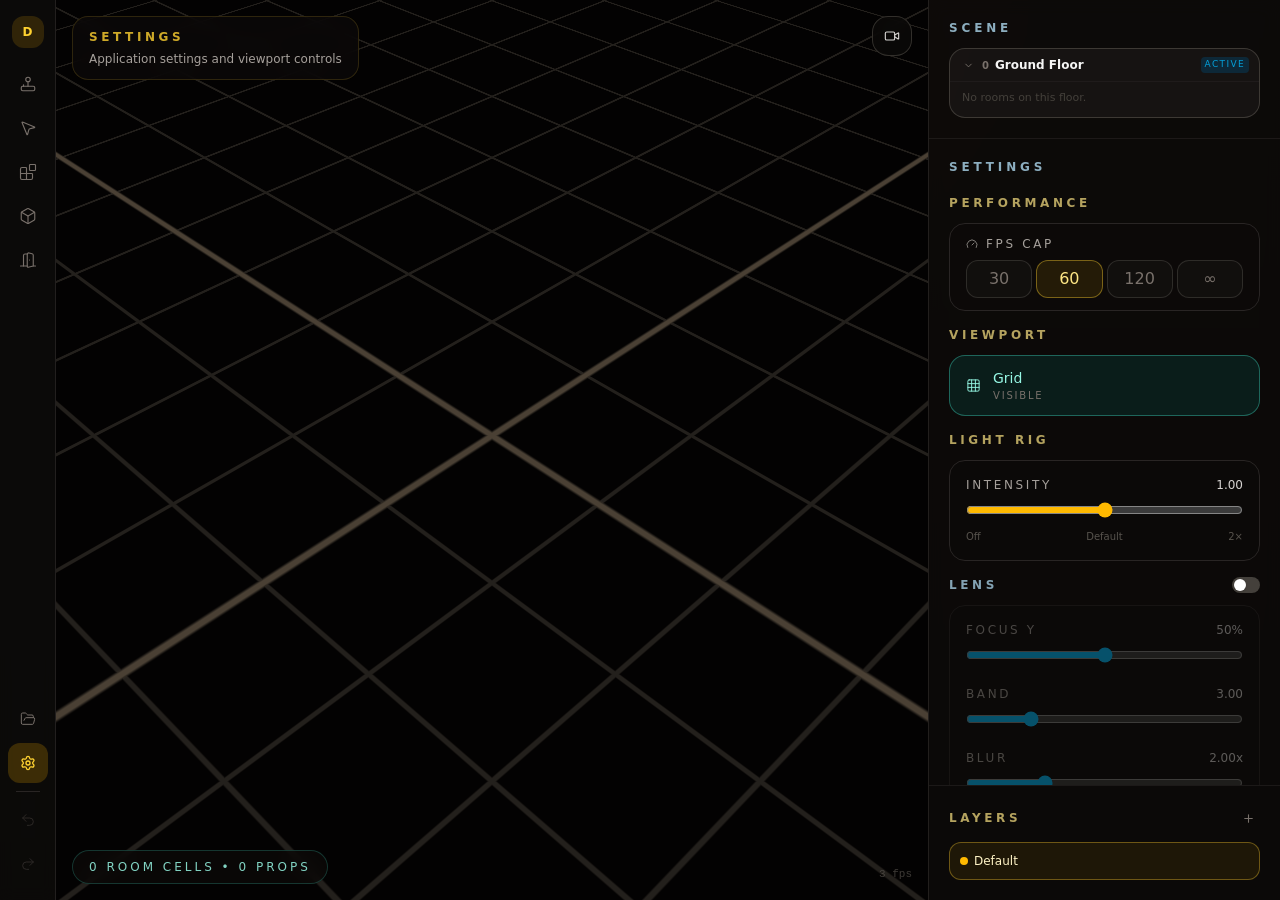
<file: dungeonplanner/index.html>
<!doctype html>
<html lang="en">
  <head>
    <meta charset="UTF-8" />
    <link rel="icon" type="image/svg+xml" href="/dungeonplanner/favicon.svg" />
    <meta name="viewport" content="width=device-width, initial-scale=1.0" />
    <title>dungeonplanner</title>
    <script type="module" crossorigin src="/dungeonplanner/assets/index-Dkm3tq0g.js"></script>
    <link rel="modulepreload" crossorigin href="/dungeonplanner/assets/rolldown-runtime-Dw2cE7zH.js">
    <link rel="modulepreload" crossorigin href="/dungeonplanner/assets/react-MNHMHI6N.js">
    <link rel="modulepreload" crossorigin href="/dungeonplanner/assets/state-DC124zK9.js">
    <link rel="modulepreload" crossorigin href="/dungeonplanner/assets/react-three-fiber.esm-Dp3200s7.js">
    <link rel="modulepreload" crossorigin href="/dungeonplanner/assets/floorTransition-DlJ2DRgm.js">
    <link rel="stylesheet" crossorigin href="/dungeonplanner/assets/index--p1DJdie.css">
  </head>
  <body>
    <div id="root"></div>
  </body>
</html>
</file>
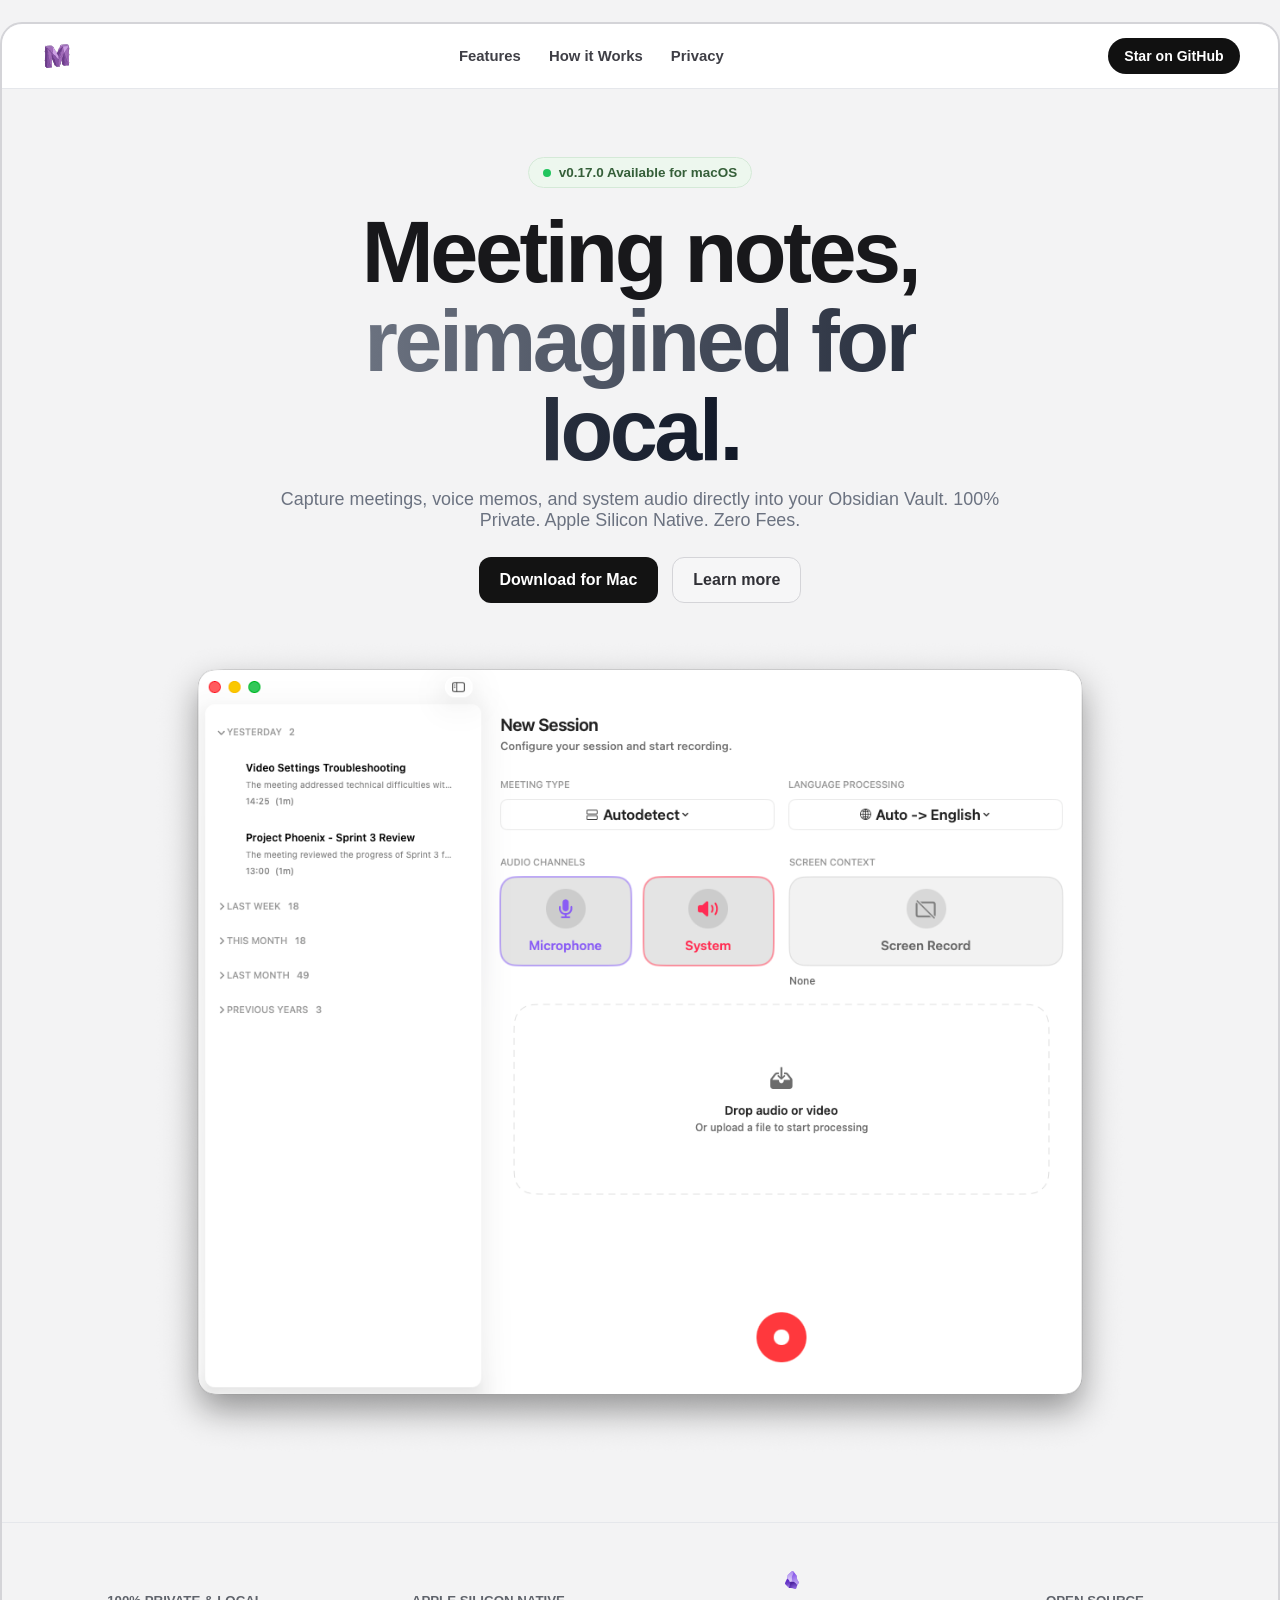
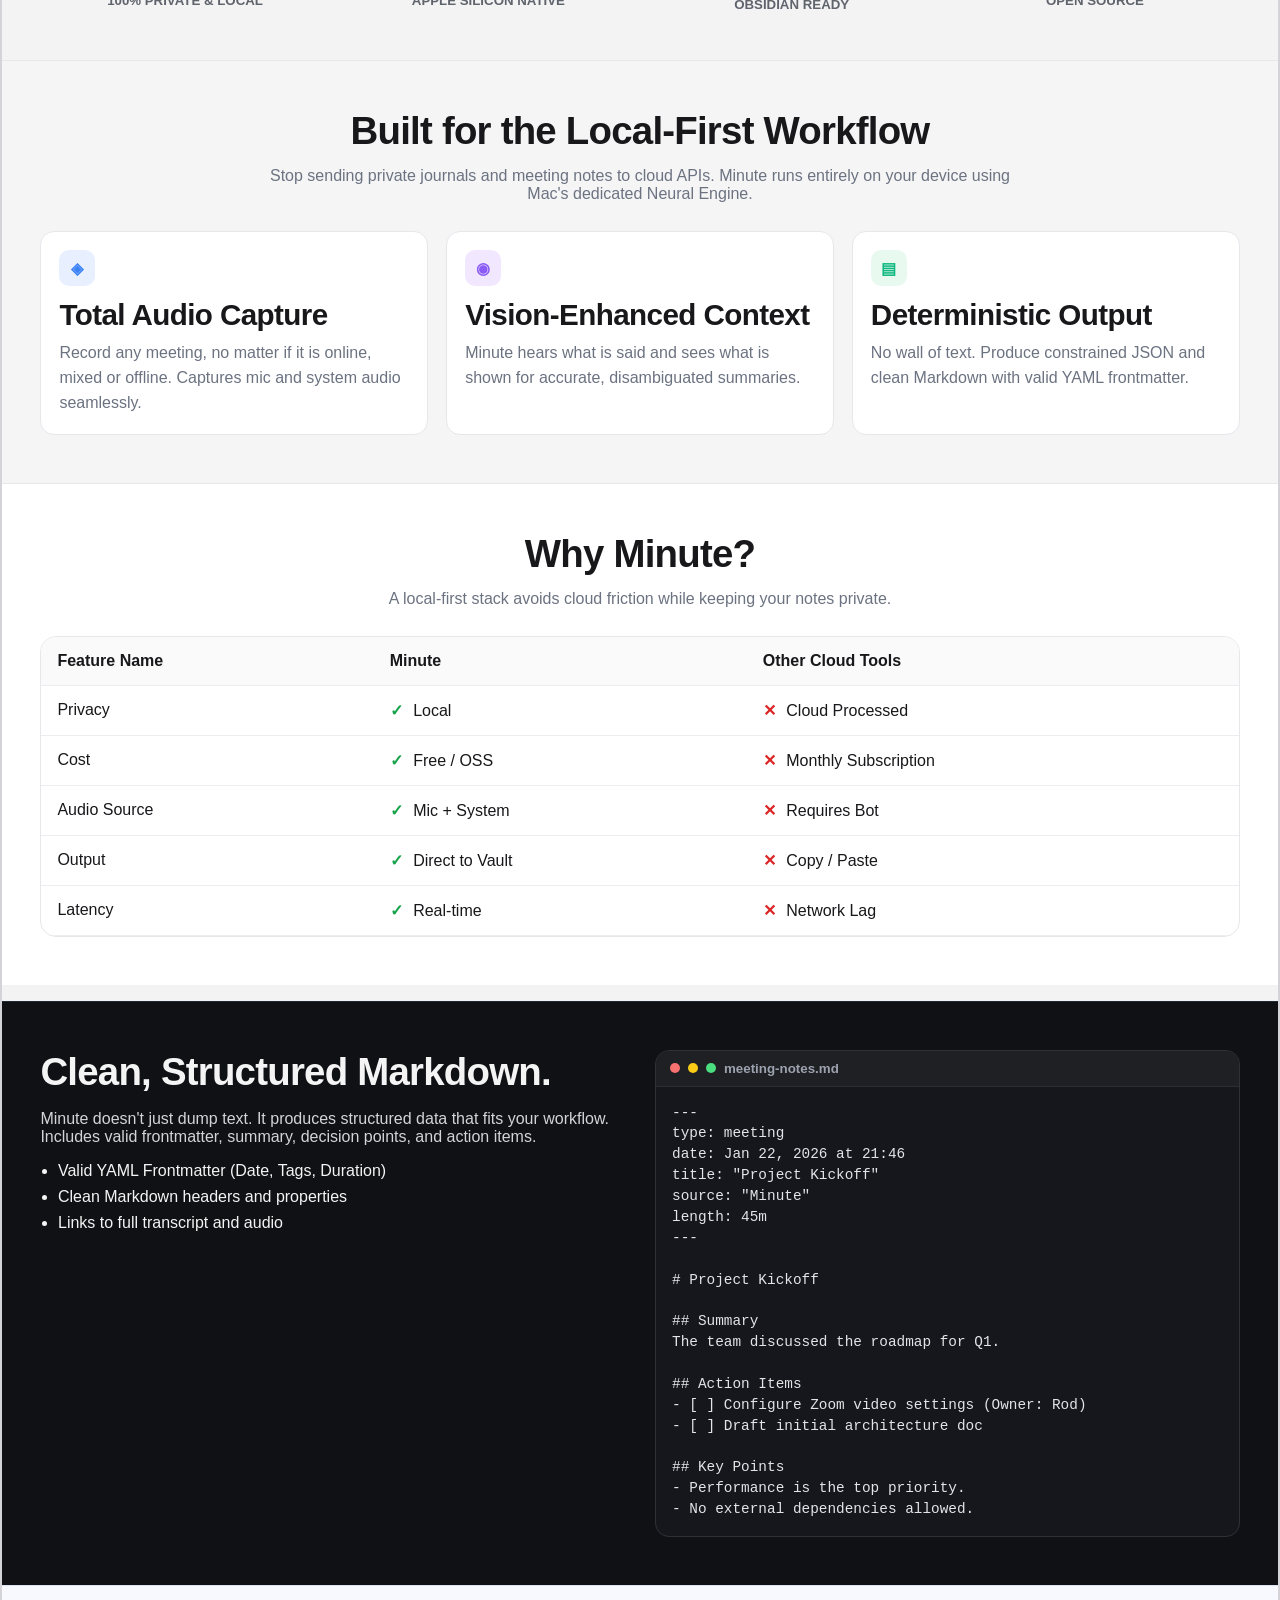
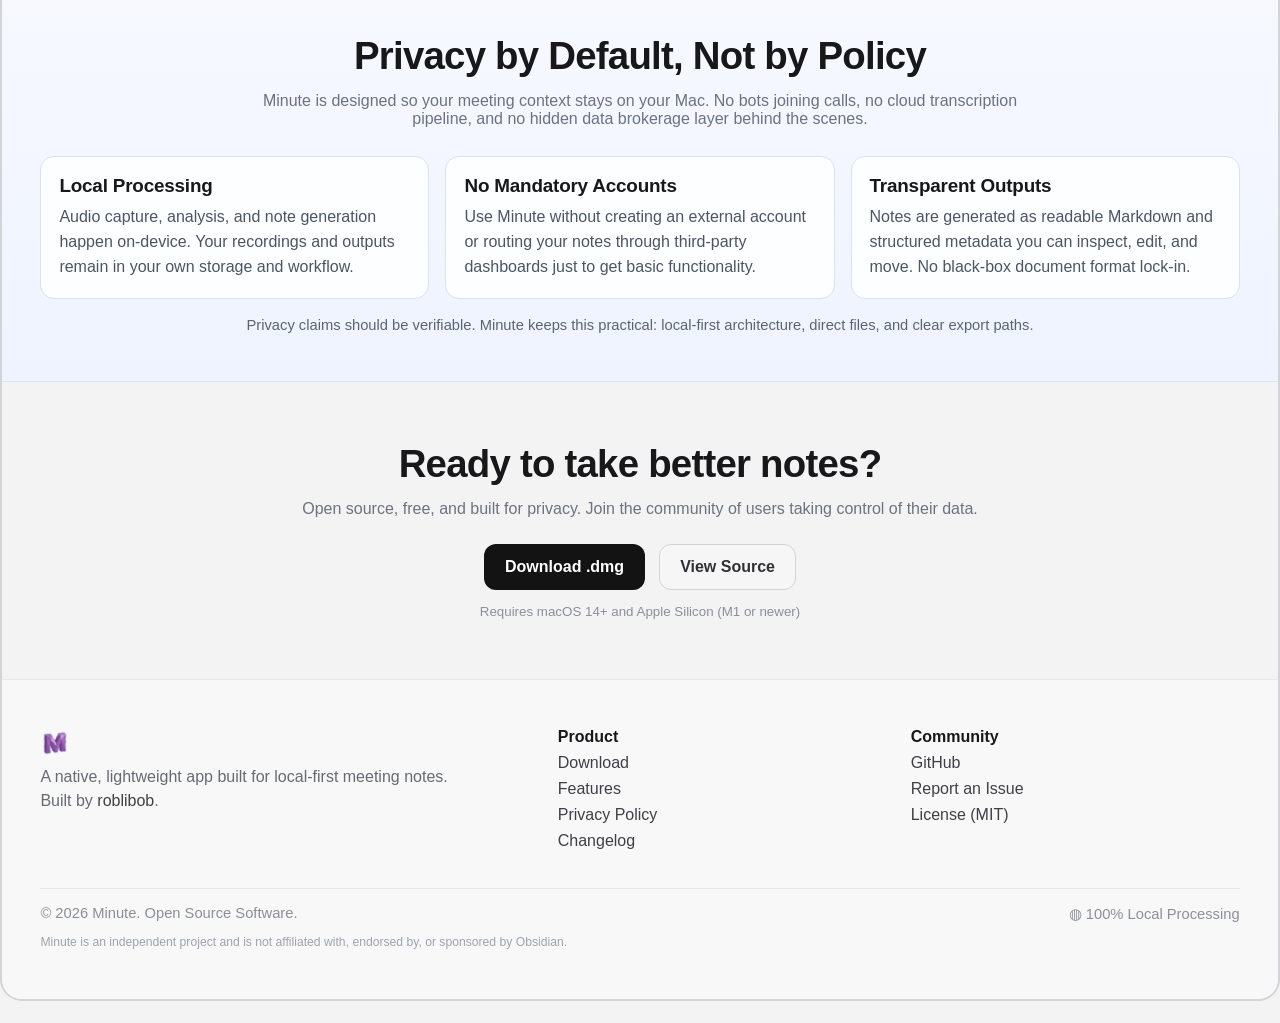
<file: minute/index.html>
<!DOCTYPE html><!--ghRyFXkVgNtpN2aQl6iJ1--><html lang="en"><head><meta charSet="utf-8"/><meta name="viewport" content="width=device-width, initial-scale=1"/><link rel="preload" as="image" href="/minute/minute.png"/><link rel="preload" as="image" href="/minute/screenshot.png"/><link rel="stylesheet" href="/minute/_next/static/css/26920ceb0363ee23.css" data-precedence="next"/><link rel="preload" as="script" fetchPriority="low" href="/minute/_next/static/chunks/webpack-14040d4c93e93e90.js"/><script src="/minute/_next/static/chunks/4bd1b696-c023c6e3521b1417.js" async=""></script><script src="/minute/_next/static/chunks/255-e3d6cde7027b138d.js" async=""></script><script src="/minute/_next/static/chunks/main-app-d17e61add2b21985.js" async=""></script><script src="/minute/_next/static/chunks/app/layout-fa0ff027105a98ed.js" async=""></script><script src="/minute/_next/static/chunks/481-4f35d62a81f74573.js" async=""></script><script src="/minute/_next/static/chunks/app/page-80930fb5b77c6546.js" async=""></script><link rel="preload" href="https://www.googletagmanager.com/gtag/js?id=G-HHZJZCVGW7" as="script"/><title>Minute - AI note-taking app for Obsidian</title><meta name="description" content="Minute is a local-first AI note-taking app for Obsidian that captures meetings and voice notes with private on-device processing."/><meta name="application-name" content="Minute"/><meta name="keywords" content="Minute,Obsidian,AI note-taking,meeting notes,local-first,macOS,privacy"/><meta name="robots" content="index, follow"/><link rel="canonical" href="https://roblibob.github.io/minute/"/><meta property="og:title" content="Minute - AI note-taking app for Obsidian"/><meta property="og:description" content="Minute is a local-first AI note-taking app for Obsidian that captures meetings and voice notes with private on-device processing."/><meta property="og:url" content="https://roblibob.github.io/minute/"/><meta property="og:site_name" content="Minute"/><meta property="og:locale" content="en_US"/><meta property="og:image" content="https://roblibob.github.io/minute/screenshot.png"/><meta property="og:image:width" content="1200"/><meta property="og:image:height" content="630"/><meta property="og:image:alt" content="Minute app screenshot"/><meta property="og:type" content="website"/><meta name="twitter:card" content="summary_large_image"/><meta name="twitter:title" content="Minute - AI note-taking app for Obsidian"/><meta name="twitter:description" content="Minute is a local-first AI note-taking app for Obsidian that captures meetings and voice notes with private on-device processing."/><meta name="twitter:image" content="https://roblibob.github.io/minute/screenshot.png"/><link rel="stylesheet" href="https://www.nerdfonts.com/assets/css/webfont.css"/><script src="/minute/_next/static/chunks/polyfills-42372ed130431b0a.js" noModule=""></script></head><body><div hidden=""><!--$--><!--/$--></div><div class="page-shell"><header class="top-nav" data-nav="true" data-state="initial"><div class="nav-shell"><a class="brand" aria-label="Go to top" href="#top"><img alt="Minute" width="144" height="40" decoding="async" data-nimg="1" class="brand-logo" style="color:transparent" src="/minute/minute.png"/></a><nav class="desktop-nav" aria-label="Primary"><a href="#features">Features</a><a href="#how-it-works">How it Works</a><a href="#privacy">Privacy</a></nav><div class="nav-actions"><a class="github-pill desktop-only" href="https://github.com/roblibob/minute" target="_blank" rel="noopener noreferrer">Star on GitHub</a><button class="menu-toggle mobile-only" type="button" aria-expanded="false" aria-controls="mobile-menu"><span></span><span></span><span></span></button></div></div><div id="mobile-menu" class="mobile-menu" hidden=""><a href="#features">Features</a><a href="#how-it-works">How it Works</a><a href="#privacy">Privacy</a><a href="https://github.com/roblibob/minute" target="_blank" rel="noopener noreferrer">Star on GitHub</a></div></header><main><section id="top" class="hero section"><div class="badge"><span class="dot"></span>v0.17.0 Available for macOS</div><h1>Meeting notes,<br/><span>reimagined for local.</span></h1><p>Capture meetings, voice memos, and system audio directly into your Obsidian Vault. 100% Private. Apple Silicon Native. Zero Fees.</p><div class="hero-actions"><a class="btn btn-dark" href="https://github.com/roblibob/minute/releases/latest" target="_blank" rel="noopener noreferrer">Download for Mac</a><a class="btn btn-light" href="#features">Learn more</a></div><div class="app-window" aria-label="Minute app preview"><img alt="Minute interface preview" width="980" height="520" decoding="async" data-nimg="1" style="color:transparent" src="/minute/screenshot.png"/></div></section><section class="trust-strip section"><div class="trust-item"><span class="icon" aria-hidden="true"><i class="nf nf-md-security"></i></span><span>100% PRIVATE &amp; LOCAL</span></div><div class="trust-item"><span class="icon" aria-hidden="true"><i class="nf nf-cod-chip"></i></span><span>APPLE SILICON NATIVE</span></div><div class="trust-item"><span class="icon" aria-hidden="true"><img alt="" loading="lazy" width="18" height="18" decoding="async" data-nimg="1" class="trust-logo" style="color:transparent" src="/minute/obsidian-logo.svg"/></span><span>OBSIDIAN READY</span></div><div class="trust-item"><span class="icon" aria-hidden="true"><i class="nf nf-fa-code"></i></span><span>OPEN SOURCE</span></div></section><section id="features" class="features section"><h2>Built for the Local-First Workflow</h2><p class="section-lead">Stop sending private journals and meeting notes to cloud APIs. Minute runs entirely on your device using Mac&#x27;s dedicated Neural Engine.</p><div class="feature-grid"><article class="feature-card blue"><div class="feature-icon">◈</div><h3>Total Audio Capture</h3><p>Record any meeting, no matter if it is online, mixed or offline. Captures mic and system audio seamlessly.</p></article><article class="feature-card purple"><div class="feature-icon">◉</div><h3>Vision-Enhanced Context</h3><p>Minute hears what is said and sees what is shown for accurate, disambiguated summaries.</p></article><article class="feature-card emerald"><div class="feature-icon">▤</div><h3>Deterministic Output</h3><p>No wall of text. Produce constrained JSON and clean Markdown with valid YAML frontmatter.</p></article></div></section><section class="comparison section"><h2>Why Minute?</h2><p class="section-lead">A local-first stack avoids cloud friction while keeping your notes private.</p><div class="table-wrap"><table><thead><tr><th>Feature Name</th><th>Minute</th><th>Other Cloud Tools</th></tr></thead><tbody><tr><td>Privacy</td><td><span class="yes">✓</span> <!-- -->Local</td><td><span class="no">✕</span> <!-- -->Cloud Processed</td></tr><tr><td>Cost</td><td><span class="yes">✓</span> <!-- -->Free / OSS</td><td><span class="no">✕</span> <!-- -->Monthly Subscription</td></tr><tr><td>Audio Source</td><td><span class="yes">✓</span> <!-- -->Mic + System</td><td><span class="no">✕</span> <!-- -->Requires Bot</td></tr><tr><td>Output</td><td><span class="yes">✓</span> <!-- -->Direct to Vault</td><td><span class="no">✕</span> <!-- -->Copy / Paste</td></tr><tr><td>Latency</td><td><span class="yes">✓</span> <!-- -->Real-time</td><td><span class="no">✕</span> <!-- -->Network Lag</td></tr></tbody></table></div></section><section id="how-it-works" class="how-it-works section"><div class="how-copy"><h2>Clean, Structured Markdown.</h2><p>Minute doesn&#x27;t just dump text. It produces structured data that fits your workflow. Includes valid frontmatter, summary, decision points, and action items.</p><ul><li>Valid YAML Frontmatter (Date, Tags, Duration)</li><li>Clean Markdown headers and properties</li><li>Links to full transcript and audio</li></ul></div><div class="code-window" aria-label="Markdown output example"><div class="window-bar"><span class="traffic red"></span><span class="traffic yellow"></span><span class="traffic green"></span><small>meeting-notes.md</small></div><pre><code>---
type: meeting
date: Jan 22, 2026 at 21:46
title: &quot;Project Kickoff&quot;
source: &quot;Minute&quot;
length: 45m
---

# Project Kickoff

## Summary
The team discussed the roadmap for Q1.

## Action Items
- [ ] Configure Zoom video settings (Owner: Rod)
- [ ] Draft initial architecture doc

## Key Points
- Performance is the top priority.
- No external dependencies allowed.
</code></pre></div></section><section id="privacy" class="privacy section"><h2>Privacy by Default, Not by Policy</h2><p class="section-lead">Minute is designed so your meeting context stays on your Mac. No bots joining calls, no cloud transcription pipeline, and no hidden data brokerage layer behind the scenes.</p><div class="privacy-grid"><article class="privacy-card"><h3>Local Processing</h3><p>Audio capture, analysis, and note generation happen on-device. Your recordings and outputs remain in your own storage and workflow.</p></article><article class="privacy-card"><h3>No Mandatory Accounts</h3><p>Use Minute without creating an external account or routing your notes through third-party dashboards just to get basic functionality.</p></article><article class="privacy-card"><h3>Transparent Outputs</h3><p>Notes are generated as readable Markdown and structured metadata you can inspect, edit, and move. No black-box document format lock-in.</p></article></div><p class="privacy-footnote">Privacy claims should be verifiable. Minute keeps this practical: local-first architecture, direct files, and clear export paths.</p></section><section class="bottom-cta section"><h2>Ready to take better notes?</h2><p>Open source, free, and built for privacy. Join the community of users taking control of their data.</p><div class="hero-actions"><a class="btn btn-dark" href="https://github.com/roblibob/minute/releases/latest" target="_blank" rel="noopener noreferrer">Download .dmg</a><a class="btn btn-light" href="https://github.com/roblibob/minute" target="_blank" rel="noopener noreferrer">View Source</a></div><small>Requires macOS 14+ and Apple Silicon (M1 or newer)</small></section><footer class="footer section"><div class="footer-grid"><div><img alt="Minute" loading="lazy" width="144" height="40" decoding="async" data-nimg="1" class="footer-logo" style="color:transparent" src="/minute/minute.png"/><p>A native, lightweight app built for local-first meeting notes.</p><p>Built by <a href="https://github.com/roblibob">roblibob</a>.</p></div><div><h4>Product</h4><a href="https://github.com/roblibob/minute/releases/latest" target="_blank" rel="noopener noreferrer">Download</a><a href="#features">Features</a><a href="/minute/privacy-policy.txt" target="_blank" rel="noopener noreferrer">Privacy Policy</a><a href="https://github.com/roblibob/minute" target="_blank" rel="noopener noreferrer">Changelog</a></div><div><h4>Community</h4><a href="https://github.com/roblibob/minute" target="_blank" rel="noopener noreferrer">GitHub</a><a href="https://github.com/roblibob/minute/issues">Report an Issue</a><a href="https://github.com/roblibob/minute/blob/main/LICENSE">License (MIT)</a></div></div><div class="footer-bottom"><span>© <!-- -->2026<!-- --> Minute. Open Source Software.</span><span class="local-badge">◍ 100% Local Processing</span></div><p class="footer-disclaimer">Minute is an independent project and is not affiliated with, endorsed by, or sponsored by Obsidian.</p></footer></main></div><!--$--><!--/$--><script src="/minute/_next/static/chunks/webpack-14040d4c93e93e90.js" id="_R_" async=""></script><script>(self.__next_f=self.__next_f||[]).push([0])</script><script>self.__next_f.push([1,"1:\"$Sreact.fragment\"\n2:I[1402,[\"177\",\"static/chunks/app/layout-fa0ff027105a98ed.js\"],\"\"]\n3:I[9766,[],\"\"]\n4:I[8924,[],\"\"]\n5:I[7959,[\"481\",\"static/chunks/481-4f35d62a81f74573.js\",\"974\",\"static/chunks/app/page-80930fb5b77c6546.js\"],\"Nav\"]\n6:I[2619,[\"481\",\"static/chunks/481-4f35d62a81f74573.js\",\"974\",\"static/chunks/app/page-80930fb5b77c6546.js\"],\"\"]\n7:I[1356,[\"481\",\"static/chunks/481-4f35d62a81f74573.js\",\"974\",\"static/chunks/app/page-80930fb5b77c6546.js\"],\"Image\"]\n10:I[7150,[],\"\"]\n:HL[\"/minute/_next/static/css/26920ceb0363ee23.css\",\"style\"]\n"])</script><script>self.__next_f.push([1,"0:{\"P\":null,\"b\":\"ghRyFXkVgNtpN2aQl6iJ1\",\"p\":\"/minute\",\"c\":[\"\",\"\"],\"i\":false,\"f\":[[[\"\",{\"children\":[\"__PAGE__\",{}]},\"$undefined\",\"$undefined\",true],[\"\",[\"$\",\"$1\",\"c\",{\"children\":[[[\"$\",\"link\",\"0\",{\"rel\":\"stylesheet\",\"href\":\"/minute/_next/static/css/26920ceb0363ee23.css\",\"precedence\":\"next\",\"crossOrigin\":\"$undefined\",\"nonce\":\"$undefined\"}]],[\"$\",\"html\",null,{\"lang\":\"en\",\"children\":[[\"$\",\"head\",null,{\"children\":[[\"$\",\"link\",null,{\"rel\":\"stylesheet\",\"href\":\"https://www.nerdfonts.com/assets/css/webfont.css\"}],[\"$\",\"$L2\",null,{\"src\":\"https://www.googletagmanager.com/gtag/js?id=G-HHZJZCVGW7\",\"strategy\":\"afterInteractive\"}],[\"$\",\"$L2\",null,{\"id\":\"ga-init\",\"strategy\":\"afterInteractive\",\"children\":\"window.dataLayer = window.dataLayer || [];\\nfunction gtag(){dataLayer.push(arguments);}\\ngtag('js', new Date());\\ngtag('config', 'G-HHZJZCVGW7');\"}]]}],[\"$\",\"body\",null,{\"children\":[\"$\",\"$L3\",null,{\"parallelRouterKey\":\"children\",\"error\":\"$undefined\",\"errorStyles\":\"$undefined\",\"errorScripts\":\"$undefined\",\"template\":[\"$\",\"$L4\",null,{}],\"templateStyles\":\"$undefined\",\"templateScripts\":\"$undefined\",\"notFound\":[[[\"$\",\"title\",null,{\"children\":\"404: This page could not be found.\"}],[\"$\",\"div\",null,{\"style\":{\"fontFamily\":\"system-ui,\\\"Segoe UI\\\",Roboto,Helvetica,Arial,sans-serif,\\\"Apple Color Emoji\\\",\\\"Segoe UI Emoji\\\"\",\"height\":\"100vh\",\"textAlign\":\"center\",\"display\":\"flex\",\"flexDirection\":\"column\",\"alignItems\":\"center\",\"justifyContent\":\"center\"},\"children\":[\"$\",\"div\",null,{\"children\":[[\"$\",\"style\",null,{\"dangerouslySetInnerHTML\":{\"__html\":\"body{color:#000;background:#fff;margin:0}.next-error-h1{border-right:1px solid rgba(0,0,0,.3)}@media (prefers-color-scheme:dark){body{color:#fff;background:#000}.next-error-h1{border-right:1px solid rgba(255,255,255,.3)}}\"}}],[\"$\",\"h1\",null,{\"className\":\"next-error-h1\",\"style\":{\"display\":\"inline-block\",\"margin\":\"0 20px 0 0\",\"padding\":\"0 23px 0 0\",\"fontSize\":24,\"fontWeight\":500,\"verticalAlign\":\"top\",\"lineHeight\":\"49px\"},\"children\":404}],[\"$\",\"div\",null,{\"style\":{\"display\":\"inline-block\"},\"children\":[\"$\",\"h2\",null,{\"style\":{\"fontSize\":14,\"fontWeight\":400,\"lineHeight\":\"49px\",\"margin\":0},\"children\":\"This page could not be found.\"}]}]]}]}]],[]],\"forbidden\":\"$undefined\",\"unauthorized\":\"$undefined\"}]}]]}]]}],{\"children\":[\"__PAGE__\",[\"$\",\"$1\",\"c\",{\"children\":[[\"$\",\"div\",null,{\"className\":\"page-shell\",\"children\":[[\"$\",\"$L5\",null,{}],[\"$\",\"main\",null,{\"children\":[[\"$\",\"section\",null,{\"id\":\"top\",\"className\":\"hero section\",\"children\":[[\"$\",\"div\",null,{\"className\":\"badge\",\"children\":[[\"$\",\"span\",null,{\"className\":\"dot\"}],\"v0.17.0 Available for macOS\"]}],[\"$\",\"h1\",null,{\"children\":[\"Meeting notes,\",[\"$\",\"br\",null,{}],[\"$\",\"span\",null,{\"children\":\"reimagined for local.\"}]]}],[\"$\",\"p\",null,{\"children\":\"Capture meetings, voice memos, and system audio directly into your Obsidian Vault. 100% Private. Apple Silicon Native. Zero Fees.\"}],[\"$\",\"div\",null,{\"className\":\"hero-actions\",\"children\":[[\"$\",\"a\",null,{\"className\":\"btn btn-dark\",\"href\":\"https://github.com/roblibob/minute/releases/latest\",\"target\":\"_blank\",\"rel\":\"noopener noreferrer\",\"children\":\"Download for Mac\"}],[\"$\",\"$L6\",null,{\"className\":\"btn btn-light\",\"href\":\"#features\",\"children\":\"Learn more\"}]]}],[\"$\",\"div\",null,{\"className\":\"app-window\",\"aria-label\":\"Minute app preview\",\"children\":[\"$\",\"$L7\",null,{\"src\":\"/minute/screenshot.png\",\"alt\":\"Minute interface preview\",\"width\":980,\"height\":520,\"priority\":true,\"unoptimized\":true}]}]]}],[\"$\",\"section\",null,{\"className\":\"trust-strip section\",\"children\":[[\"$\",\"div\",\"100% PRIVATE \u0026 LOCAL\",{\"className\":\"trust-item\",\"children\":[[\"$\",\"span\",null,{\"className\":\"icon\",\"aria-hidden\":\"true\",\"children\":[\"$\",\"i\",null,{\"className\":\"nf nf-md-security\"}]}],[\"$\",\"span\",null,{\"children\":\"100% PRIVATE \u0026 LOCAL\"}]]}],[\"$\",\"div\",\"APPLE SILICON NATIVE\",{\"className\":\"trust-item\",\"children\":[[\"$\",\"span\",null,{\"className\":\"icon\",\"aria-hidden\":\"true\",\"children\":[\"$\",\"i\",null,{\"className\":\"nf nf-cod-chip\"}]}],[\"$\",\"span\",null,{\"children\":\"APPLE SILICON NATIVE\"}]]}],[\"$\",\"div\",\"OBSIDIAN READY\",{\"className\":\"trust-item\",\"children\":[[\"$\",\"span\",null,{\"className\":\"icon\",\"aria-hidden\":\"true\",\"children\":[\"$\",\"$L7\",null,{\"src\":\"/minute/obsidian-logo.svg\",\"alt\":\"\",\"width\":18,\"height\":18,\"className\":\"trust-logo\",\"unoptimized\":true}]}],[\"$\",\"span\",null,{\"children\":\"OBSIDIAN READY\"}]]}],[\"$\",\"div\",\"OPEN SOURCE\",{\"className\":\"trust-item\",\"children\":[[\"$\",\"span\",null,{\"className\":\"icon\",\"aria-hidden\":\"true\",\"children\":[\"$\",\"i\",null,{\"className\":\"nf nf-fa-code\"}]}],[\"$\",\"span\",null,{\"children\":\"OPEN SOURCE\"}]]}]]}],[\"$\",\"section\",null,{\"id\":\"features\",\"className\":\"features section\",\"children\":[[\"$\",\"h2\",null,{\"children\":\"Built for the Local-First Workflow\"}],[\"$\",\"p\",null,{\"className\":\"section-lead\",\"children\":\"Stop sending private journals and meeting notes to cloud APIs. Minute runs entirely on your device using Mac's dedicated Neural Engine.\"}],\"$L8\"]}],\"$L9\",\"$La\",\"$Lb\",\"$Lc\",\"$Ld\"]}]]}],null,\"$Le\"]}],{},null,false]},null,false],\"$Lf\",false]],\"m\":\"$undefined\",\"G\":[\"$10\",[]],\"s\":false,\"S\":true}\n"])</script><script>self.__next_f.push([1,"11:I[4431,[],\"OutletBoundary\"]\n13:I[5278,[],\"AsyncMetadataOutlet\"]\n15:I[4431,[],\"ViewportBoundary\"]\n17:I[4431,[],\"MetadataBoundary\"]\n18:\"$Sreact.suspense\"\n"])</script><script>self.__next_f.push([1,"8:[\"$\",\"div\",null,{\"className\":\"feature-grid\",\"children\":[[\"$\",\"article\",\"Total Audio Capture\",{\"className\":\"feature-card blue\",\"children\":[[\"$\",\"div\",null,{\"className\":\"feature-icon\",\"children\":\"◈\"}],[\"$\",\"h3\",null,{\"children\":\"Total Audio Capture\"}],[\"$\",\"p\",null,{\"children\":\"Record any meeting, no matter if it is online, mixed or offline. Captures mic and system audio seamlessly.\"}]]}],[\"$\",\"article\",\"Vision-Enhanced Context\",{\"className\":\"feature-card purple\",\"children\":[[\"$\",\"div\",null,{\"className\":\"feature-icon\",\"children\":\"◉\"}],[\"$\",\"h3\",null,{\"children\":\"Vision-Enhanced Context\"}],[\"$\",\"p\",null,{\"children\":\"Minute hears what is said and sees what is shown for accurate, disambiguated summaries.\"}]]}],[\"$\",\"article\",\"Deterministic Output\",{\"className\":\"feature-card emerald\",\"children\":[[\"$\",\"div\",null,{\"className\":\"feature-icon\",\"children\":\"▤\"}],[\"$\",\"h3\",null,{\"children\":\"Deterministic Output\"}],[\"$\",\"p\",null,{\"children\":\"No wall of text. Produce constrained JSON and clean Markdown with valid YAML frontmatter.\"}]]}]]}]\n"])</script><script>self.__next_f.push([1,"9:[\"$\",\"section\",null,{\"className\":\"comparison section\",\"children\":[[\"$\",\"h2\",null,{\"children\":\"Why Minute?\"}],[\"$\",\"p\",null,{\"className\":\"section-lead\",\"children\":\"A local-first stack avoids cloud friction while keeping your notes private.\"}],[\"$\",\"div\",null,{\"className\":\"table-wrap\",\"children\":[\"$\",\"table\",null,{\"children\":[[\"$\",\"thead\",null,{\"children\":[\"$\",\"tr\",null,{\"children\":[[\"$\",\"th\",null,{\"children\":\"Feature Name\"}],[\"$\",\"th\",null,{\"children\":\"Minute\"}],[\"$\",\"th\",null,{\"children\":\"Other Cloud Tools\"}]]}]}],[\"$\",\"tbody\",null,{\"children\":[[\"$\",\"tr\",\"Privacy\",{\"children\":[[\"$\",\"td\",null,{\"children\":\"Privacy\"}],[\"$\",\"td\",null,{\"children\":[[\"$\",\"span\",null,{\"className\":\"yes\",\"children\":\"✓\"}],\" \",\"Local\"]}],[\"$\",\"td\",null,{\"children\":[[\"$\",\"span\",null,{\"className\":\"no\",\"children\":\"✕\"}],\" \",\"Cloud Processed\"]}]]}],[\"$\",\"tr\",\"Cost\",{\"children\":[[\"$\",\"td\",null,{\"children\":\"Cost\"}],[\"$\",\"td\",null,{\"children\":[[\"$\",\"span\",null,{\"className\":\"yes\",\"children\":\"✓\"}],\" \",\"Free / OSS\"]}],[\"$\",\"td\",null,{\"children\":[[\"$\",\"span\",null,{\"className\":\"no\",\"children\":\"✕\"}],\" \",\"Monthly Subscription\"]}]]}],[\"$\",\"tr\",\"Audio Source\",{\"children\":[[\"$\",\"td\",null,{\"children\":\"Audio Source\"}],[\"$\",\"td\",null,{\"children\":[[\"$\",\"span\",null,{\"className\":\"yes\",\"children\":\"✓\"}],\" \",\"Mic + System\"]}],[\"$\",\"td\",null,{\"children\":[[\"$\",\"span\",null,{\"className\":\"no\",\"children\":\"✕\"}],\" \",\"Requires Bot\"]}]]}],[\"$\",\"tr\",\"Output\",{\"children\":[[\"$\",\"td\",null,{\"children\":\"Output\"}],[\"$\",\"td\",null,{\"children\":[[\"$\",\"span\",null,{\"className\":\"yes\",\"children\":\"✓\"}],\" \",\"Direct to Vault\"]}],[\"$\",\"td\",null,{\"children\":[[\"$\",\"span\",null,{\"className\":\"no\",\"children\":\"✕\"}],\" \",\"Copy / Paste\"]}]]}],[\"$\",\"tr\",\"Latency\",{\"children\":[[\"$\",\"td\",null,{\"children\":\"Latency\"}],[\"$\",\"td\",null,{\"children\":[[\"$\",\"span\",null,{\"className\":\"yes\",\"children\":\"✓\"}],\" \",\"Real-time\"]}],[\"$\",\"td\",null,{\"children\":[[\"$\",\"span\",null,{\"className\":\"no\",\"children\":\"✕\"}],\" \",\"Network Lag\"]}]]}]]}]]}]}]]}]\n"])</script><script>self.__next_f.push([1,"a:[\"$\",\"section\",null,{\"id\":\"how-it-works\",\"className\":\"how-it-works section\",\"children\":[[\"$\",\"div\",null,{\"className\":\"how-copy\",\"children\":[[\"$\",\"h2\",null,{\"children\":\"Clean, Structured Markdown.\"}],[\"$\",\"p\",null,{\"children\":\"Minute doesn't just dump text. It produces structured data that fits your workflow. Includes valid frontmatter, summary, decision points, and action items.\"}],[\"$\",\"ul\",null,{\"children\":[[\"$\",\"li\",null,{\"children\":\"Valid YAML Frontmatter (Date, Tags, Duration)\"}],[\"$\",\"li\",null,{\"children\":\"Clean Markdown headers and properties\"}],[\"$\",\"li\",null,{\"children\":\"Links to full transcript and audio\"}]]}]]}],[\"$\",\"div\",null,{\"className\":\"code-window\",\"aria-label\":\"Markdown output example\",\"children\":[[\"$\",\"div\",null,{\"className\":\"window-bar\",\"children\":[[\"$\",\"span\",null,{\"className\":\"traffic red\"}],[\"$\",\"span\",null,{\"className\":\"traffic yellow\"}],[\"$\",\"span\",null,{\"className\":\"traffic green\"}],[\"$\",\"small\",null,{\"children\":\"meeting-notes.md\"}]]}],[\"$\",\"pre\",null,{\"children\":[\"$\",\"code\",null,{\"children\":\"---\\ntype: meeting\\ndate: Jan 22, 2026 at 21:46\\ntitle: \\\"Project Kickoff\\\"\\nsource: \\\"Minute\\\"\\nlength: 45m\\n---\\n\\n# Project Kickoff\\n\\n## Summary\\nThe team discussed the roadmap for Q1.\\n\\n## Action Items\\n- [ ] Configure Zoom video settings (Owner: Rod)\\n- [ ] Draft initial architecture doc\\n\\n## Key Points\\n- Performance is the top priority.\\n- No external dependencies allowed.\\n\"}]}]]}]]}]\n"])</script><script>self.__next_f.push([1,"b:[\"$\",\"section\",null,{\"id\":\"privacy\",\"className\":\"privacy section\",\"children\":[[\"$\",\"h2\",null,{\"children\":\"Privacy by Default, Not by Policy\"}],[\"$\",\"p\",null,{\"className\":\"section-lead\",\"children\":\"Minute is designed so your meeting context stays on your Mac. No bots joining calls, no cloud transcription pipeline, and no hidden data brokerage layer behind the scenes.\"}],[\"$\",\"div\",null,{\"className\":\"privacy-grid\",\"children\":[[\"$\",\"article\",null,{\"className\":\"privacy-card\",\"children\":[[\"$\",\"h3\",null,{\"children\":\"Local Processing\"}],[\"$\",\"p\",null,{\"children\":\"Audio capture, analysis, and note generation happen on-device. Your recordings and outputs remain in your own storage and workflow.\"}]]}],[\"$\",\"article\",null,{\"className\":\"privacy-card\",\"children\":[[\"$\",\"h3\",null,{\"children\":\"No Mandatory Accounts\"}],[\"$\",\"p\",null,{\"children\":\"Use Minute without creating an external account or routing your notes through third-party dashboards just to get basic functionality.\"}]]}],[\"$\",\"article\",null,{\"className\":\"privacy-card\",\"children\":[[\"$\",\"h3\",null,{\"children\":\"Transparent Outputs\"}],[\"$\",\"p\",null,{\"children\":\"Notes are generated as readable Markdown and structured metadata you can inspect, edit, and move. No black-box document format lock-in.\"}]]}]]}],[\"$\",\"p\",null,{\"className\":\"privacy-footnote\",\"children\":\"Privacy claims should be verifiable. Minute keeps this practical: local-first architecture, direct files, and clear export paths.\"}]]}]\n"])</script><script>self.__next_f.push([1,"c:[\"$\",\"section\",null,{\"className\":\"bottom-cta section\",\"children\":[[\"$\",\"h2\",null,{\"children\":\"Ready to take better notes?\"}],[\"$\",\"p\",null,{\"children\":\"Open source, free, and built for privacy. Join the community of users taking control of their data.\"}],[\"$\",\"div\",null,{\"className\":\"hero-actions\",\"children\":[[\"$\",\"a\",null,{\"className\":\"btn btn-dark\",\"href\":\"https://github.com/roblibob/minute/releases/latest\",\"target\":\"_blank\",\"rel\":\"noopener noreferrer\",\"children\":\"Download .dmg\"}],[\"$\",\"a\",null,{\"className\":\"btn btn-light\",\"href\":\"https://github.com/roblibob/minute\",\"target\":\"_blank\",\"rel\":\"noopener noreferrer\",\"children\":\"View Source\"}]]}],[\"$\",\"small\",null,{\"children\":\"Requires macOS 14+ and Apple Silicon (M1 or newer)\"}]]}]\n"])</script><script>self.__next_f.push([1,"d:[\"$\",\"footer\",null,{\"className\":\"footer section\",\"children\":[[\"$\",\"div\",null,{\"className\":\"footer-grid\",\"children\":[[\"$\",\"div\",null,{\"children\":[[\"$\",\"$L7\",null,{\"src\":\"/minute/minute.png\",\"alt\":\"Minute\",\"width\":144,\"height\":40,\"className\":\"footer-logo\"}],[\"$\",\"p\",null,{\"children\":\"A native, lightweight app built for local-first meeting notes.\"}],[\"$\",\"p\",null,{\"children\":[\"Built by \",[\"$\",\"a\",null,{\"href\":\"https://github.com/roblibob\",\"children\":\"roblibob\"}],\".\"]}]]}],[\"$\",\"div\",null,{\"children\":[[\"$\",\"h4\",null,{\"children\":\"Product\"}],[\"$\",\"a\",null,{\"href\":\"https://github.com/roblibob/minute/releases/latest\",\"target\":\"_blank\",\"rel\":\"noopener noreferrer\",\"children\":\"Download\"}],[\"$\",\"$L6\",null,{\"href\":\"#features\",\"children\":\"Features\"}],[\"$\",\"a\",null,{\"href\":\"/minute/privacy-policy.txt\",\"target\":\"_blank\",\"rel\":\"noopener noreferrer\",\"children\":\"Privacy Policy\"}],[\"$\",\"a\",null,{\"href\":\"https://github.com/roblibob/minute\",\"target\":\"_blank\",\"rel\":\"noopener noreferrer\",\"children\":\"Changelog\"}]]}],[\"$\",\"div\",null,{\"children\":[[\"$\",\"h4\",null,{\"children\":\"Community\"}],[\"$\",\"a\",null,{\"href\":\"https://github.com/roblibob/minute\",\"target\":\"_blank\",\"rel\":\"noopener noreferrer\",\"children\":\"GitHub\"}],[\"$\",\"a\",null,{\"href\":\"https://github.com/roblibob/minute/issues\",\"children\":\"Report an Issue\"}],[\"$\",\"a\",null,{\"href\":\"https://github.com/roblibob/minute/blob/main/LICENSE\",\"children\":\"License (MIT)\"}]]}]]}],[\"$\",\"div\",null,{\"className\":\"footer-bottom\",\"children\":[[\"$\",\"span\",null,{\"children\":[\"© \",2026,\" Minute. Open Source Software.\"]}],[\"$\",\"span\",null,{\"className\":\"local-badge\",\"children\":\"◍ 100% Local Processing\"}]]}],[\"$\",\"p\",null,{\"className\":\"footer-disclaimer\",\"children\":\"Minute is an independent project and is not affiliated with, endorsed by, or sponsored by Obsidian.\"}]]}]\n"])</script><script>self.__next_f.push([1,"e:[\"$\",\"$L11\",null,{\"children\":[\"$L12\",[\"$\",\"$L13\",null,{\"promise\":\"$@14\"}]]}]\nf:[\"$\",\"$1\",\"h\",{\"children\":[null,[[\"$\",\"$L15\",null,{\"children\":\"$L16\"}],null],[\"$\",\"$L17\",null,{\"children\":[\"$\",\"div\",null,{\"hidden\":true,\"children\":[\"$\",\"$18\",null,{\"fallback\":null,\"children\":\"$L19\"}]}]}]]}]\n"])</script><script>self.__next_f.push([1,"16:[[\"$\",\"meta\",\"0\",{\"charSet\":\"utf-8\"}],[\"$\",\"meta\",\"1\",{\"name\":\"viewport\",\"content\":\"width=device-width, initial-scale=1\"}]]\n12:null\n"])</script><script>self.__next_f.push([1,"14:{\"metadata\":[[\"$\",\"title\",\"0\",{\"children\":\"Minute - AI note-taking app for Obsidian\"}],[\"$\",\"meta\",\"1\",{\"name\":\"description\",\"content\":\"Minute is a local-first AI note-taking app for Obsidian that captures meetings and voice notes with private on-device processing.\"}],[\"$\",\"meta\",\"2\",{\"name\":\"application-name\",\"content\":\"Minute\"}],[\"$\",\"meta\",\"3\",{\"name\":\"keywords\",\"content\":\"Minute,Obsidian,AI note-taking,meeting notes,local-first,macOS,privacy\"}],[\"$\",\"meta\",\"4\",{\"name\":\"robots\",\"content\":\"index, follow\"}],[\"$\",\"link\",\"5\",{\"rel\":\"canonical\",\"href\":\"https://roblibob.github.io/minute/\"}],[\"$\",\"meta\",\"6\",{\"property\":\"og:title\",\"content\":\"Minute - AI note-taking app for Obsidian\"}],[\"$\",\"meta\",\"7\",{\"property\":\"og:description\",\"content\":\"Minute is a local-first AI note-taking app for Obsidian that captures meetings and voice notes with private on-device processing.\"}],[\"$\",\"meta\",\"8\",{\"property\":\"og:url\",\"content\":\"https://roblibob.github.io/minute/\"}],[\"$\",\"meta\",\"9\",{\"property\":\"og:site_name\",\"content\":\"Minute\"}],[\"$\",\"meta\",\"10\",{\"property\":\"og:locale\",\"content\":\"en_US\"}],[\"$\",\"meta\",\"11\",{\"property\":\"og:image\",\"content\":\"https://roblibob.github.io/minute/screenshot.png\"}],[\"$\",\"meta\",\"12\",{\"property\":\"og:image:width\",\"content\":\"1200\"}],[\"$\",\"meta\",\"13\",{\"property\":\"og:image:height\",\"content\":\"630\"}],[\"$\",\"meta\",\"14\",{\"property\":\"og:image:alt\",\"content\":\"Minute app screenshot\"}],[\"$\",\"meta\",\"15\",{\"property\":\"og:type\",\"content\":\"website\"}],[\"$\",\"meta\",\"16\",{\"name\":\"twitter:card\",\"content\":\"summary_large_image\"}],[\"$\",\"meta\",\"17\",{\"name\":\"twitter:title\",\"content\":\"Minute - AI note-taking app for Obsidian\"}],[\"$\",\"meta\",\"18\",{\"name\":\"twitter:description\",\"content\":\"Minute is a local-first AI note-taking app for Obsidian that captures meetings and voice notes with private on-device processing.\"}],[\"$\",\"meta\",\"19\",{\"name\":\"twitter:image\",\"content\":\"https://roblibob.github.io/minute/screenshot.png\"}]],\"error\":null,\"digest\":\"$undefined\"}\n"])</script><script>self.__next_f.push([1,"19:\"$14:metadata\"\n"])</script></body></html>
</file>
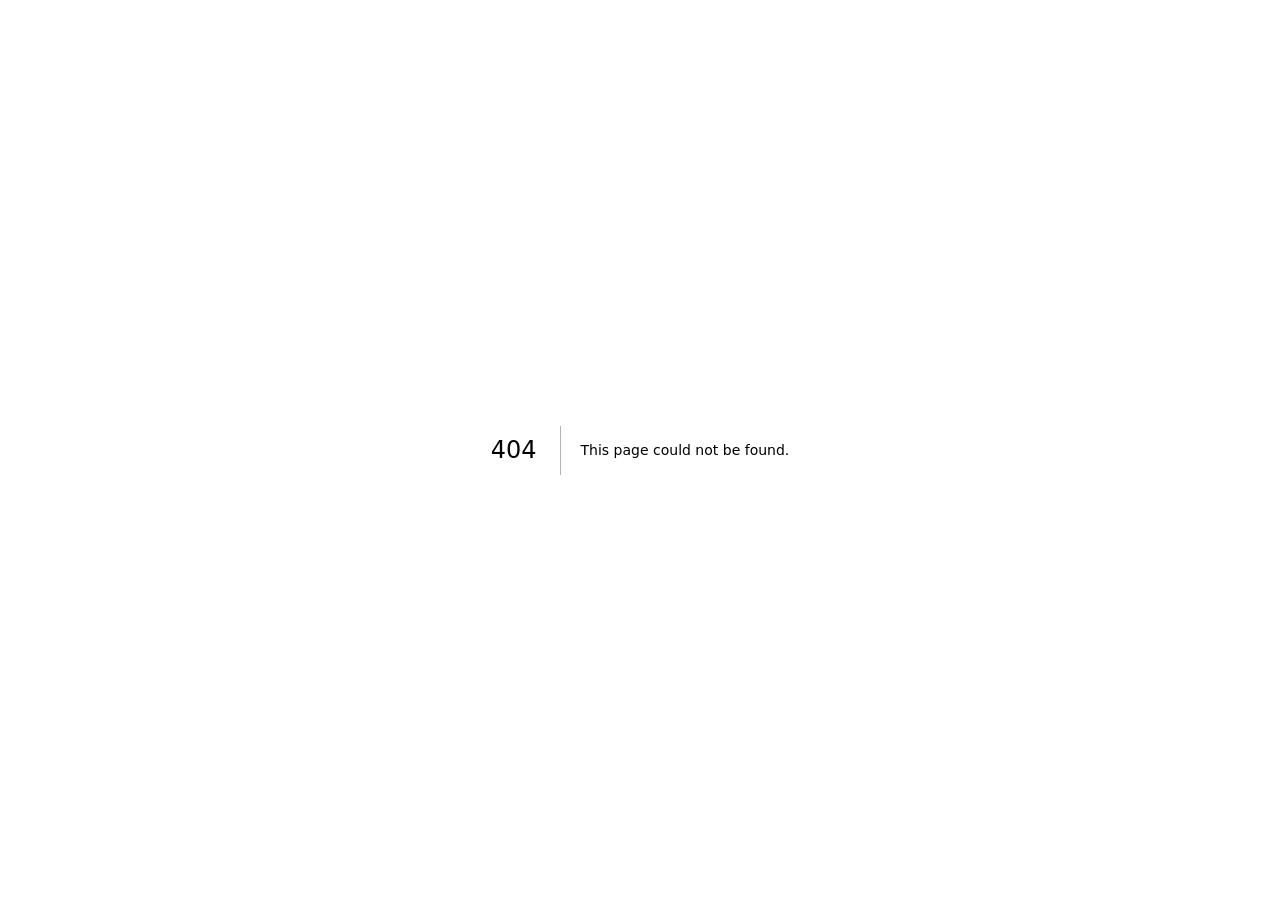
<file: minute/404/index.html>
<!DOCTYPE html><!--ghRyFXkVgNtpN2aQl6iJ1--><html lang="en"><head><meta charSet="utf-8"/><meta name="viewport" content="width=device-width, initial-scale=1"/><link rel="stylesheet" href="/minute/_next/static/css/26920ceb0363ee23.css" data-precedence="next"/><link rel="preload" as="script" fetchPriority="low" href="/minute/_next/static/chunks/webpack-14040d4c93e93e90.js"/><script src="/minute/_next/static/chunks/4bd1b696-c023c6e3521b1417.js" async=""></script><script src="/minute/_next/static/chunks/255-e3d6cde7027b138d.js" async=""></script><script src="/minute/_next/static/chunks/main-app-d17e61add2b21985.js" async=""></script><script src="/minute/_next/static/chunks/app/layout-fa0ff027105a98ed.js" async=""></script><link rel="preload" href="https://www.googletagmanager.com/gtag/js?id=G-HHZJZCVGW7" as="script"/><meta name="robots" content="noindex"/><title>404: This page could not be found.</title><title>Minute - AI note-taking app for Obsidian</title><meta name="description" content="Minute is a local-first AI note-taking app for Obsidian that captures meetings and voice notes with private on-device processing."/><meta name="application-name" content="Minute"/><meta name="keywords" content="Minute,Obsidian,AI note-taking,meeting notes,local-first,macOS,privacy"/><meta name="robots" content="index, follow"/><link rel="canonical" href="https://roblibob.github.io/minute/"/><meta property="og:title" content="Minute - AI note-taking app for Obsidian"/><meta property="og:description" content="Minute is a local-first AI note-taking app for Obsidian that captures meetings and voice notes with private on-device processing."/><meta property="og:url" content="https://roblibob.github.io/minute/"/><meta property="og:site_name" content="Minute"/><meta property="og:locale" content="en_US"/><meta property="og:image" content="https://roblibob.github.io/minute/screenshot.png"/><meta property="og:image:width" content="1200"/><meta property="og:image:height" content="630"/><meta property="og:image:alt" content="Minute app screenshot"/><meta property="og:type" content="website"/><meta name="twitter:card" content="summary_large_image"/><meta name="twitter:title" content="Minute - AI note-taking app for Obsidian"/><meta name="twitter:description" content="Minute is a local-first AI note-taking app for Obsidian that captures meetings and voice notes with private on-device processing."/><meta name="twitter:image" content="https://roblibob.github.io/minute/screenshot.png"/><link rel="stylesheet" href="https://www.nerdfonts.com/assets/css/webfont.css"/><script src="/minute/_next/static/chunks/polyfills-42372ed130431b0a.js" noModule=""></script></head><body><div hidden=""><!--$--><!--/$--></div><div style="font-family:system-ui,&quot;Segoe UI&quot;,Roboto,Helvetica,Arial,sans-serif,&quot;Apple Color Emoji&quot;,&quot;Segoe UI Emoji&quot;;height:100vh;text-align:center;display:flex;flex-direction:column;align-items:center;justify-content:center"><div><style>body{color:#000;background:#fff;margin:0}.next-error-h1{border-right:1px solid rgba(0,0,0,.3)}@media (prefers-color-scheme:dark){body{color:#fff;background:#000}.next-error-h1{border-right:1px solid rgba(255,255,255,.3)}}</style><h1 class="next-error-h1" style="display:inline-block;margin:0 20px 0 0;padding:0 23px 0 0;font-size:24px;font-weight:500;vertical-align:top;line-height:49px">404</h1><div style="display:inline-block"><h2 style="font-size:14px;font-weight:400;line-height:49px;margin:0">This page could not be found.</h2></div></div></div><!--$--><!--/$--><script src="/minute/_next/static/chunks/webpack-14040d4c93e93e90.js" id="_R_" async=""></script><script>(self.__next_f=self.__next_f||[]).push([0])</script><script>self.__next_f.push([1,"1:\"$Sreact.fragment\"\n2:I[1402,[\"177\",\"static/chunks/app/layout-fa0ff027105a98ed.js\"],\"\"]\n3:I[9766,[],\"\"]\n4:I[8924,[],\"\"]\n5:I[4431,[],\"OutletBoundary\"]\n7:I[5278,[],\"AsyncMetadataOutlet\"]\n9:I[4431,[],\"ViewportBoundary\"]\nb:I[4431,[],\"MetadataBoundary\"]\nc:\"$Sreact.suspense\"\ne:I[7150,[],\"\"]\n:HL[\"/minute/_next/static/css/26920ceb0363ee23.css\",\"style\"]\n"])</script><script>self.__next_f.push([1,"0:{\"P\":null,\"b\":\"ghRyFXkVgNtpN2aQl6iJ1\",\"p\":\"/minute\",\"c\":[\"\",\"_not-found\",\"\"],\"i\":false,\"f\":[[[\"\",{\"children\":[\"/_not-found\",{\"children\":[\"__PAGE__\",{}]}]},\"$undefined\",\"$undefined\",true],[\"\",[\"$\",\"$1\",\"c\",{\"children\":[[[\"$\",\"link\",\"0\",{\"rel\":\"stylesheet\",\"href\":\"/minute/_next/static/css/26920ceb0363ee23.css\",\"precedence\":\"next\",\"crossOrigin\":\"$undefined\",\"nonce\":\"$undefined\"}]],[\"$\",\"html\",null,{\"lang\":\"en\",\"children\":[[\"$\",\"head\",null,{\"children\":[[\"$\",\"link\",null,{\"rel\":\"stylesheet\",\"href\":\"https://www.nerdfonts.com/assets/css/webfont.css\"}],[\"$\",\"$L2\",null,{\"src\":\"https://www.googletagmanager.com/gtag/js?id=G-HHZJZCVGW7\",\"strategy\":\"afterInteractive\"}],[\"$\",\"$L2\",null,{\"id\":\"ga-init\",\"strategy\":\"afterInteractive\",\"children\":\"window.dataLayer = window.dataLayer || [];\\nfunction gtag(){dataLayer.push(arguments);}\\ngtag('js', new Date());\\ngtag('config', 'G-HHZJZCVGW7');\"}]]}],[\"$\",\"body\",null,{\"children\":[\"$\",\"$L3\",null,{\"parallelRouterKey\":\"children\",\"error\":\"$undefined\",\"errorStyles\":\"$undefined\",\"errorScripts\":\"$undefined\",\"template\":[\"$\",\"$L4\",null,{}],\"templateStyles\":\"$undefined\",\"templateScripts\":\"$undefined\",\"notFound\":\"$undefined\",\"forbidden\":\"$undefined\",\"unauthorized\":\"$undefined\"}]}]]}]]}],{\"children\":[\"/_not-found\",[\"$\",\"$1\",\"c\",{\"children\":[null,[\"$\",\"$L3\",null,{\"parallelRouterKey\":\"children\",\"error\":\"$undefined\",\"errorStyles\":\"$undefined\",\"errorScripts\":\"$undefined\",\"template\":[\"$\",\"$L4\",null,{}],\"templateStyles\":\"$undefined\",\"templateScripts\":\"$undefined\",\"notFound\":\"$undefined\",\"forbidden\":\"$undefined\",\"unauthorized\":\"$undefined\"}]]}],{\"children\":[\"__PAGE__\",[\"$\",\"$1\",\"c\",{\"children\":[[[\"$\",\"title\",null,{\"children\":\"404: This page could not be found.\"}],[\"$\",\"div\",null,{\"style\":{\"fontFamily\":\"system-ui,\\\"Segoe UI\\\",Roboto,Helvetica,Arial,sans-serif,\\\"Apple Color Emoji\\\",\\\"Segoe UI Emoji\\\"\",\"height\":\"100vh\",\"textAlign\":\"center\",\"display\":\"flex\",\"flexDirection\":\"column\",\"alignItems\":\"center\",\"justifyContent\":\"center\"},\"children\":[\"$\",\"div\",null,{\"children\":[[\"$\",\"style\",null,{\"dangerouslySetInnerHTML\":{\"__html\":\"body{color:#000;background:#fff;margin:0}.next-error-h1{border-right:1px solid rgba(0,0,0,.3)}@media (prefers-color-scheme:dark){body{color:#fff;background:#000}.next-error-h1{border-right:1px solid rgba(255,255,255,.3)}}\"}}],[\"$\",\"h1\",null,{\"className\":\"next-error-h1\",\"style\":{\"display\":\"inline-block\",\"margin\":\"0 20px 0 0\",\"padding\":\"0 23px 0 0\",\"fontSize\":24,\"fontWeight\":500,\"verticalAlign\":\"top\",\"lineHeight\":\"49px\"},\"children\":404}],[\"$\",\"div\",null,{\"style\":{\"display\":\"inline-block\"},\"children\":[\"$\",\"h2\",null,{\"style\":{\"fontSize\":14,\"fontWeight\":400,\"lineHeight\":\"49px\",\"margin\":0},\"children\":\"This page could not be found.\"}]}]]}]}]],null,[\"$\",\"$L5\",null,{\"children\":[\"$L6\",[\"$\",\"$L7\",null,{\"promise\":\"$@8\"}]]}]]}],{},null,false]},null,false]},null,false],[\"$\",\"$1\",\"h\",{\"children\":[[\"$\",\"meta\",null,{\"name\":\"robots\",\"content\":\"noindex\"}],[[\"$\",\"$L9\",null,{\"children\":\"$La\"}],null],[\"$\",\"$Lb\",null,{\"children\":[\"$\",\"div\",null,{\"hidden\":true,\"children\":[\"$\",\"$c\",null,{\"fallback\":null,\"children\":\"$Ld\"}]}]}]]}],false]],\"m\":\"$undefined\",\"G\":[\"$e\",[]],\"s\":false,\"S\":true}\n"])</script><script>self.__next_f.push([1,"a:[[\"$\",\"meta\",\"0\",{\"charSet\":\"utf-8\"}],[\"$\",\"meta\",\"1\",{\"name\":\"viewport\",\"content\":\"width=device-width, initial-scale=1\"}]]\n6:null\n"])</script><script>self.__next_f.push([1,"8:{\"metadata\":[[\"$\",\"title\",\"0\",{\"children\":\"Minute - AI note-taking app for Obsidian\"}],[\"$\",\"meta\",\"1\",{\"name\":\"description\",\"content\":\"Minute is a local-first AI note-taking app for Obsidian that captures meetings and voice notes with private on-device processing.\"}],[\"$\",\"meta\",\"2\",{\"name\":\"application-name\",\"content\":\"Minute\"}],[\"$\",\"meta\",\"3\",{\"name\":\"keywords\",\"content\":\"Minute,Obsidian,AI note-taking,meeting notes,local-first,macOS,privacy\"}],[\"$\",\"meta\",\"4\",{\"name\":\"robots\",\"content\":\"index, follow\"}],[\"$\",\"link\",\"5\",{\"rel\":\"canonical\",\"href\":\"https://roblibob.github.io/minute/\"}],[\"$\",\"meta\",\"6\",{\"property\":\"og:title\",\"content\":\"Minute - AI note-taking app for Obsidian\"}],[\"$\",\"meta\",\"7\",{\"property\":\"og:description\",\"content\":\"Minute is a local-first AI note-taking app for Obsidian that captures meetings and voice notes with private on-device processing.\"}],[\"$\",\"meta\",\"8\",{\"property\":\"og:url\",\"content\":\"https://roblibob.github.io/minute/\"}],[\"$\",\"meta\",\"9\",{\"property\":\"og:site_name\",\"content\":\"Minute\"}],[\"$\",\"meta\",\"10\",{\"property\":\"og:locale\",\"content\":\"en_US\"}],[\"$\",\"meta\",\"11\",{\"property\":\"og:image\",\"content\":\"https://roblibob.github.io/minute/screenshot.png\"}],[\"$\",\"meta\",\"12\",{\"property\":\"og:image:width\",\"content\":\"1200\"}],[\"$\",\"meta\",\"13\",{\"property\":\"og:image:height\",\"content\":\"630\"}],[\"$\",\"meta\",\"14\",{\"property\":\"og:image:alt\",\"content\":\"Minute app screenshot\"}],[\"$\",\"meta\",\"15\",{\"property\":\"og:type\",\"content\":\"website\"}],[\"$\",\"meta\",\"16\",{\"name\":\"twitter:card\",\"content\":\"summary_large_image\"}],[\"$\",\"meta\",\"17\",{\"name\":\"twitter:title\",\"content\":\"Minute - AI note-taking app for Obsidian\"}],[\"$\",\"meta\",\"18\",{\"name\":\"twitter:description\",\"content\":\"Minute is a local-first AI note-taking app for Obsidian that captures meetings and voice notes with private on-device processing.\"}],[\"$\",\"meta\",\"19\",{\"name\":\"twitter:image\",\"content\":\"https://roblibob.github.io/minute/screenshot.png\"}]],\"error\":null,\"digest\":\"$undefined\"}\n"])</script><script>self.__next_f.push([1,"d:\"$8:metadata\"\n"])</script></body></html>
</file>
<file: minute/_next/static/css/26920ceb0363ee23.css>
:root{--bg:#f3f3f4;--surface:#ffffff;--ink:#18181b;--muted:#6b7280;--line:#e5e7eb;--accent:#111827;--shadow:0 12px 28px rgba(17,24,39,0.08);--radius-xl:22px;--radius-lg:14px;--radius-md:10px}*{box-sizing:border-box}html{scroll-behavior:smooth}body{margin:0;font-family:Inter,Avenir Next,Segoe UI,sans-serif;background:var(--bg);color:var(--ink)}#features,#how-it-works,#privacy,#top{scroll-margin-top:92px}.page-shell{max-width:1280px;margin:22px auto;border:2px solid #d4d4d8;border-radius:var(--radius-xl);background:var(--bg);overflow:clip}.section{padding:48px clamp(18px,3vw,52px)}.section h2{font-size:clamp(2rem,3vw,2.9rem);margin:0 0 14px;letter-spacing:-.02em}.section-lead{color:var(--muted);max-width:760px;margin:0 auto 28px}.top-nav{position:-webkit-sticky;position:sticky;top:0;z-index:40;transition:all .28s ease;border-bottom:1px solid var(--line);background:rgba(255,255,255,.94);-webkit-backdrop-filter:blur(10px);backdrop-filter:blur(10px)}.top-nav[data-state=initial]{padding-top:0}.top-nav[data-state=scrolled]{background:rgba(255,255,255,.96);padding-top:0}.nav-shell{display:flex;justify-content:space-between;gap:16px;padding:14px clamp(18px,3vw,52px)}.brand,.nav-shell{align-items:center}.brand{display:inline-flex;text-decoration:none;color:var(--ink);line-height:1.1}.brand-logo{width:auto;height:34px;display:block}.desktop-nav{display:flex;gap:28px}.desktop-nav a{color:#3f3f46;text-decoration:none;font-weight:600;font-size:.93rem}.desktop-nav a:hover{color:var(--ink);transform:scale(1.04)}.nav-actions{display:flex;align-items:center;gap:12px}.github-pill{background:#111;color:#fff;border-radius:999px;padding:10px 16px;text-decoration:none;font-weight:700;font-size:.88rem}.github-pill:hover{transform:scale(1.03);background:#000}.menu-toggle{width:44px;height:44px;border-radius:10px;border:1px solid var(--line);background:#fff;display:grid;grid-gap:4px;gap:4px;padding:10px}.menu-toggle span{display:block;height:2px;background:#222}.mobile-only{display:none}.mobile-menu{display:grid;grid-gap:10px;gap:10px;padding:0 22px 16px;border-top:1px solid var(--line);background:rgba(255,255,255,.95)}.mobile-menu[hidden]{display:none}.mobile-menu a{text-decoration:none;color:#27272a;font-weight:600;padding:6px 0}.hero{text-align:center;padding-top:68px}.badge{display:inline-flex;gap:8px;align-items:center;padding:7px 14px;border-radius:999px;background:#edf7ee;border:1px solid #d4e9d7;color:#355f39;font-size:.84rem;font-weight:700;animation:fadeInUp .5s ease both}.dot{width:8px;height:8px;border-radius:50%;background:#22c55e}.hero h1{font-size:clamp(2.4rem,7vw,5.4rem);line-height:1.03;margin:20px auto 14px;max-width:760px;letter-spacing:-.04em}.hero h1 span{background:linear-gradient(90deg,#6b7280,#111827);-webkit-background-clip:text;background-clip:text;color:transparent}.hero p{max-width:720px;margin:0 auto;color:var(--muted);font-size:1.12rem}.hero-actions{margin-top:26px;display:flex;gap:14px;justify-content:center;flex-wrap:wrap}.btn{border-radius:12px;padding:13px 20px;text-decoration:none;font-weight:700;border:1px solid transparent;transition:transform .18s ease,background .18s ease}.btn:hover{transform:scale(1.03)}.btn-dark{background:#131313;color:#fff}.btn-light{background:#f6f6f7;border-color:#d4d4d8;color:#303036}.app-window{margin:34px auto 0;max-width:980px;border-radius:16px;overflow:hidden}.app-window img{width:100%;display:block;height:auto}.trust-strip{margin-top:16px;border-top:1px solid var(--line);border-bottom:1px solid var(--line);display:grid;grid-template-columns:repeat(4,minmax(0,1fr));grid-gap:14px;gap:14px;text-align:center}.trust-item{display:grid;grid-gap:8px;gap:8px;place-items:center;color:#5f636b;font-weight:600;font-size:.83rem}.trust-item .icon{font-size:1.15rem}.trust-item .trust-logo{display:block;width:18px;height:18px}.features{background:#f5f5f6;text-align:center}.feature-grid{margin-top:24px;display:grid;grid-template-columns:repeat(3,minmax(0,1fr));grid-gap:18px;gap:18px}.feature-card{background:var(--surface);border:1px solid var(--line);border-radius:var(--radius-lg);text-align:left;padding:18px}.feature-card h3{margin:12px 0 9px;font-size:1.85rem;letter-spacing:-.02em}.feature-card p{margin:0;color:var(--muted);line-height:1.55}.feature-icon{width:36px;height:36px;border-radius:10px;display:grid;place-items:center;font-weight:600}.blue .feature-icon{background:#e8f0ff;color:#3b82f6}.purple .feature-icon{background:#f1e8ff;color:#8b5cf6}.emerald .feature-icon{background:#e8f9ef;color:#10b981}.grey .feature-icon{background:#efefef;color:#52525b}.orange .feature-icon{background:#fff2e6;color:#f97316}.pink .feature-icon{background:#ffe8f5;color:#ec4899}.comparison{background:#fff;border-top:1px solid var(--line);text-align:center}.table-wrap{margin-top:24px;border:1px solid var(--line);border-radius:16px;overflow:hidden;background:#fff}table{width:100%;border-collapse:collapse}td,th{text-align:left;padding:15px 16px;border-bottom:1px solid #ececf1}th{background:#fafafa;font-weight:600}.yes{color:#16a34a}.no,.yes{font-weight:900;margin-right:6px}.no{color:#dc2626}.how-it-works{margin-top:16px;background:#101115;color:#f4f4f5;display:grid;grid-template-columns:1fr 1fr;grid-gap:30px;gap:30px;border-top:1px solid #1f2937}.how-it-works p{color:#d4d4d8}.how-it-works ul{padding-left:1.1rem}.how-it-works li{margin-bottom:8px}.code-window{border:1px solid #2f3137;border-radius:14px;background:#16171d;overflow:hidden}.code-window .window-bar{display:flex;align-items:center;gap:8px;height:36px;padding:0 14px;background:#1f2024;border-bottom:1px solid #2b2d32}.code-window .traffic{width:10px;height:10px;border-radius:999px}.code-window .red{background:#f87171}.code-window .yellow{background:#facc15}.code-window .green{background:#4ade80}.code-window pre{margin:0;padding:16px;color:#e4e4e7;font-size:.9rem;line-height:1.45;overflow:auto}.code-window small{color:#9ca3af;font-weight:700}.privacy{background:linear-gradient(180deg,#f7f9ff,#eef3ff);border-top:1px solid #dbe3f7;border-bottom:1px solid #dbe3f7}.privacy,.privacy h2{text-align:center}.privacy-grid{margin-top:22px;display:grid;grid-template-columns:repeat(3,minmax(0,1fr));grid-gap:16px;gap:16px}.privacy-card{background:rgba(255,255,255,.88);border:1px solid #d9e1f5;border-radius:var(--radius-lg);padding:18px;text-align:left}.privacy-card h3{margin:0 0 8px;font-size:1.18rem;letter-spacing:-.01em}.privacy-card p{margin:0;color:#4b5563;line-height:1.55}.privacy-footnote{margin:18px 0 0;color:#5b6472;font-size:.92rem}.bottom-cta{text-align:center;padding-top:60px;padding-bottom:60px}.bottom-cta p{color:var(--muted);max-width:700px;margin:0 auto}.bottom-cta small{display:block;margin-top:14px;color:#8b8f98}.footer{border-top:1px solid var(--line);background:#f8f8f9}.footer-grid{display:grid;grid-template-columns:1.5fr 1fr 1fr;grid-gap:24px;gap:24px}.footer-grid h3,.footer-grid h4{margin:0 0 8px}.footer-logo{display:block;width:auto;height:30px;margin-bottom:10px}.footer-grid p{margin:0 0 6px;color:#666a73}.footer-grid p a{display:inline;margin:0}.footer-grid a{display:block;text-decoration:none;color:#3f3f46;margin-bottom:8px}.footer-bottom{margin-top:30px;border-top:1px solid var(--line);padding-top:16px;display:flex;justify-content:space-between;color:#8a8f98;font-size:.92rem}.footer-disclaimer{margin:12px 0 0;color:#9ca3af;font-size:.76rem;line-height:1.4}a:focus-visible,button:focus-visible{outline:3px solid #111827;outline-offset:2px}@keyframes fadeInUp{0%{opacity:0;transform:translateY(8px)}to{opacity:1;transform:translateY(0)}}@media (max-width:980px){.desktop-nav,.desktop-only{display:none}.mobile-only{display:inline-grid}.feature-grid,.privacy-grid{grid-template-columns:1fr 1fr}.how-it-works{grid-template-columns:1fr}}@media (max-width:720px){.page-shell{margin:0;border-radius:0;border-left:0;border-right:0}.trust-strip{grid-template-columns:1fr 1fr}.feature-grid,.footer-grid,.privacy-grid{grid-template-columns:1fr}.footer-bottom{flex-direction:column;gap:10px}.hero{padding-top:44px}}
</file>
<file: dungeonplanner/assets/index--p1DJdie.css>
/*! tailwindcss v4.2.2 | MIT License | https://tailwindcss.com */
@layer properties{@supports (((-webkit-hyphens:none)) and (not (margin-trim:inline))) or ((-moz-orient:inline) and (not (color:rgb(from red r g b)))){*,:before,:after,::backdrop{--tw-rotate-x:initial;--tw-rotate-y:initial;--tw-rotate-z:initial;--tw-skew-x:initial;--tw-skew-y:initial;--tw-space-y-reverse:0;--tw-border-style:solid;--tw-leading:initial;--tw-font-weight:initial;--tw-tracking:initial;--tw-ordinal:initial;--tw-slashed-zero:initial;--tw-numeric-figure:initial;--tw-numeric-spacing:initial;--tw-numeric-fraction:initial;--tw-shadow:0 0 #0000;--tw-shadow-color:initial;--tw-shadow-alpha:100%;--tw-inset-shadow:0 0 #0000;--tw-inset-shadow-color:initial;--tw-inset-shadow-alpha:100%;--tw-ring-color:initial;--tw-ring-shadow:0 0 #0000;--tw-inset-ring-color:initial;--tw-inset-ring-shadow:0 0 #0000;--tw-ring-inset:initial;--tw-ring-offset-width:0px;--tw-ring-offset-color:#fff;--tw-ring-offset-shadow:0 0 #0000;--tw-outline-style:solid;--tw-blur:initial;--tw-brightness:initial;--tw-contrast:initial;--tw-grayscale:initial;--tw-hue-rotate:initial;--tw-invert:initial;--tw-opacity:initial;--tw-saturate:initial;--tw-sepia:initial;--tw-drop-shadow:initial;--tw-drop-shadow-color:initial;--tw-drop-shadow-alpha:100%;--tw-drop-shadow-size:initial;--tw-backdrop-blur:initial;--tw-backdrop-brightness:initial;--tw-backdrop-contrast:initial;--tw-backdrop-grayscale:initial;--tw-backdrop-hue-rotate:initial;--tw-backdrop-invert:initial;--tw-backdrop-opacity:initial;--tw-backdrop-saturate:initial;--tw-backdrop-sepia:initial;--tw-ease:initial}}}@layer theme{:root,:host{--font-sans:ui-sans-serif, system-ui, sans-serif, "Apple Color Emoji", "Segoe UI Emoji", "Segoe UI Symbol", "Noto Color Emoji";--font-mono:ui-monospace, SFMono-Regular, Menlo, Monaco, Consolas, "Liberation Mono", "Courier New", monospace;--color-red-300:oklch(80.8% .114 19.571);--color-red-400:oklch(70.4% .191 22.216);--color-red-900:oklch(39.6% .141 25.723);--color-amber-100:oklch(96.2% .059 95.617);--color-amber-200:oklch(92.4% .12 95.746);--color-amber-300:oklch(87.9% .169 91.605);--color-amber-400:oklch(82.8% .189 84.429);--color-emerald-200:oklch(90.5% .093 164.15);--color-emerald-300:oklch(84.5% .143 164.978);--color-emerald-400:oklch(76.5% .177 163.223);--color-teal-100:oklch(95.3% .051 180.801);--color-teal-200:oklch(91% .096 180.426);--color-teal-300:oklch(85.5% .138 181.071);--color-teal-400:oklch(77.7% .152 181.912);--color-sky-200:oklch(90.1% .058 230.902);--color-sky-300:oklch(82.8% .111 230.318);--color-sky-400:oklch(74.6% .16 232.661);--color-sky-500:oklch(68.5% .169 237.323);--color-sky-900:oklch(39.1% .09 240.876);--color-rose-200:oklch(89.2% .058 10.001);--color-rose-300:oklch(81% .117 11.638);--color-rose-400:oklch(71.2% .194 13.428);--color-rose-500:oklch(64.5% .246 16.439);--color-stone-100:oklch(97% .001 106.424);--color-stone-200:oklch(92.3% .003 48.717);--color-stone-300:oklch(86.9% .005 56.366);--color-stone-400:oklch(70.9% .01 56.259);--color-stone-500:oklch(55.3% .013 58.071);--color-stone-600:oklch(44.4% .011 73.639);--color-stone-700:oklch(37.4% .01 67.558);--color-stone-800:oklch(26.8% .007 34.298);--color-stone-900:oklch(21.6% .006 56.043);--color-stone-950:oklch(14.7% .004 49.25);--color-white:#fff;--spacing:.25rem;--text-xs:.75rem;--text-xs--line-height:calc(1 / .75);--text-sm:.875rem;--text-sm--line-height:calc(1.25 / .875);--font-weight-medium:500;--font-weight-semibold:600;--font-weight-bold:700;--leading-tight:1.25;--radius-lg:.5rem;--radius-xl:.75rem;--radius-2xl:1rem;--ease-out:cubic-bezier(0, 0, .2, 1);--default-transition-duration:.15s;--default-transition-timing-function:cubic-bezier(.4, 0, .2, 1);--default-font-family:var(--font-sans);--default-mono-font-family:var(--font-mono)}}@layer base{*,:after,:before,::backdrop{box-sizing:border-box;border:0 solid;margin:0;padding:0}::file-selector-button{box-sizing:border-box;border:0 solid;margin:0;padding:0}html,:host{-webkit-text-size-adjust:100%;tab-size:4;line-height:1.5;font-family:var(--default-font-family,ui-sans-serif, system-ui, sans-serif, "Apple Color Emoji", "Segoe UI Emoji", "Segoe UI Symbol", "Noto Color Emoji");font-feature-settings:var(--default-font-feature-settings,normal);font-variation-settings:var(--default-font-variation-settings,normal);-webkit-tap-highlight-color:transparent}hr{height:0;color:inherit;border-top-width:1px}abbr:where([title]){text-decoration:underline dotted}h1,h2,h3,h4,h5,h6{font-size:inherit;font-weight:inherit}a{color:inherit;-webkit-text-decoration:inherit;-webkit-text-decoration:inherit;-webkit-text-decoration:inherit;text-decoration:inherit}b,strong{font-weight:bolder}code,kbd,samp,pre{font-family:var(--default-mono-font-family,ui-monospace, SFMono-Regular, Menlo, Monaco, Consolas, "Liberation Mono", "Courier New", monospace);font-feature-settings:var(--default-mono-font-feature-settings,normal);font-variation-settings:var(--default-mono-font-variation-settings,normal);font-size:1em}small{font-size:80%}sub,sup{vertical-align:baseline;font-size:75%;line-height:0;position:relative}sub{bottom:-.25em}sup{top:-.5em}table{text-indent:0;border-color:inherit;border-collapse:collapse}:-moz-focusring{outline:auto}progress{vertical-align:baseline}summary{display:list-item}ol,ul,menu{list-style:none}img,svg,video,canvas,audio,iframe,embed,object{vertical-align:middle;display:block}img,video{max-width:100%;height:auto}button,input,select,optgroup,textarea{font:inherit;font-feature-settings:inherit;font-variation-settings:inherit;letter-spacing:inherit;color:inherit;opacity:1;background-color:#0000;border-radius:0}::file-selector-button{font:inherit;font-feature-settings:inherit;font-variation-settings:inherit;letter-spacing:inherit;color:inherit;opacity:1;background-color:#0000;border-radius:0}:where(select:is([multiple],[size])) optgroup{font-weight:bolder}:where(select:is([multiple],[size])) optgroup option{padding-inline-start:20px}::file-selector-button{margin-inline-end:4px}::placeholder{opacity:1}@supports (not ((-webkit-appearance:-apple-pay-button))) or (contain-intrinsic-size:1px){::placeholder{color:currentColor}@supports (color:color-mix(in lab, red, red)){::placeholder{color:color-mix(in oklab, currentcolor 50%, transparent)}}}textarea{resize:vertical}::-webkit-search-decoration{-webkit-appearance:none}::-webkit-date-and-time-value{min-height:1lh;text-align:inherit}::-webkit-datetime-edit{display:inline-flex}::-webkit-datetime-edit-fields-wrapper{padding:0}::-webkit-datetime-edit{padding-block:0}::-webkit-datetime-edit-year-field{padding-block:0}::-webkit-datetime-edit-month-field{padding-block:0}::-webkit-datetime-edit-day-field{padding-block:0}::-webkit-datetime-edit-hour-field{padding-block:0}::-webkit-datetime-edit-minute-field{padding-block:0}::-webkit-datetime-edit-second-field{padding-block:0}::-webkit-datetime-edit-millisecond-field{padding-block:0}::-webkit-datetime-edit-meridiem-field{padding-block:0}::-webkit-calendar-picker-indicator{line-height:1}:-moz-ui-invalid{box-shadow:none}button,input:where([type=button],[type=reset],[type=submit]){appearance:button}::file-selector-button{appearance:button}::-webkit-inner-spin-button{height:auto}::-webkit-outer-spin-button{height:auto}[hidden]:where(:not([hidden=until-found])){display:none!important}}@layer components;@layer utilities{.pointer-events-none{pointer-events:none}.invisible{visibility:hidden}.visible{visibility:visible}.absolute{position:absolute}.fixed{position:fixed}.relative{position:relative}.static{position:static}.inset-0{inset:calc(var(--spacing) * 0)}.start{inset-inline-start:var(--spacing)}.end{inset-inline-end:var(--spacing)}.top-0\.5{top:calc(var(--spacing) * .5)}.top-4{top:calc(var(--spacing) * 4)}.top-20{top:calc(var(--spacing) * 20)}.right-0{right:calc(var(--spacing) * 0)}.right-4{right:calc(var(--spacing) * 4)}.bottom-0{bottom:calc(var(--spacing) * 0)}.bottom-4{bottom:calc(var(--spacing) * 4)}.left-0\.5{left:calc(var(--spacing) * .5)}.left-4{left:calc(var(--spacing) * 4)}.left-14{left:calc(var(--spacing) * 14)}.left-\[14px\]{left:14px}.z-10{z-index:10}.z-20{z-index:20}.z-50{z-index:50}.mx-3{margin-inline:calc(var(--spacing) * 3)}.my-1{margin-block:calc(var(--spacing) * 1)}.mt-0\.5{margin-top:calc(var(--spacing) * .5)}.mt-1{margin-top:calc(var(--spacing) * 1)}.mt-1\.5{margin-top:calc(var(--spacing) * 1.5)}.mt-2{margin-top:calc(var(--spacing) * 2)}.mt-3{margin-top:calc(var(--spacing) * 3)}.mb-1\.5{margin-bottom:calc(var(--spacing) * 1.5)}.mb-2{margin-bottom:calc(var(--spacing) * 2)}.mb-3{margin-bottom:calc(var(--spacing) * 3)}.mb-5{margin-bottom:calc(var(--spacing) * 5)}.ml-auto{margin-left:auto}.block{display:block}.contents{display:contents}.flex{display:flex}.grid{display:grid}.hidden{display:none}.inline{display:inline}.inline-flex{display:inline-flex}.aspect-square{aspect-ratio:1}.h-1{height:calc(var(--spacing) * 1)}.h-2{height:calc(var(--spacing) * 2)}.h-3{height:calc(var(--spacing) * 3)}.h-4{height:calc(var(--spacing) * 4)}.h-5{height:calc(var(--spacing) * 5)}.h-6{height:calc(var(--spacing) * 6)}.h-8{height:calc(var(--spacing) * 8)}.h-10{height:calc(var(--spacing) * 10)}.h-\[320px\]{height:320px}.h-full{height:100%}.h-px{height:1px}.h-screen{height:100vh}.min-h-screen{min-height:100vh}.w-1{width:calc(var(--spacing) * 1)}.w-2{width:calc(var(--spacing) * 2)}.w-3{width:calc(var(--spacing) * 3)}.w-4{width:calc(var(--spacing) * 4)}.w-5{width:calc(var(--spacing) * 5)}.w-6{width:calc(var(--spacing) * 6)}.w-7{width:calc(var(--spacing) * 7)}.w-8{width:calc(var(--spacing) * 8)}.w-10{width:calc(var(--spacing) * 10)}.w-14{width:calc(var(--spacing) * 14)}.w-44{width:calc(var(--spacing) * 44)}.w-56{width:calc(var(--spacing) * 56)}.w-72{width:calc(var(--spacing) * 72)}.w-\[22rem\]{width:22rem}.w-\[320px\]{width:320px}.w-full{width:100%}.w-screen{width:100vw}.min-w-0{min-width:calc(var(--spacing) * 0)}.flex-1{flex:1}.shrink-0{flex-shrink:0}.rotate-90{rotate:90deg}.transform{transform:var(--tw-rotate-x,) var(--tw-rotate-y,) var(--tw-rotate-z,) var(--tw-skew-x,) var(--tw-skew-y,)}.cursor-default{cursor:default}.cursor-pointer{cursor:pointer}.cursor-text{cursor:text}.resize{resize:both}.grid-cols-2{grid-template-columns:repeat(2,minmax(0,1fr))}.grid-cols-3{grid-template-columns:repeat(3,minmax(0,1fr))}.grid-cols-4{grid-template-columns:repeat(4,minmax(0,1fr))}.flex-col{flex-direction:column}.place-items-center{place-items:center}.items-center{align-items:center}.items-start{align-items:flex-start}.justify-between{justify-content:space-between}.justify-center{justify-content:center}.gap-0\.5{gap:calc(var(--spacing) * .5)}.gap-1{gap:calc(var(--spacing) * 1)}.gap-1\.5{gap:calc(var(--spacing) * 1.5)}.gap-2{gap:calc(var(--spacing) * 2)}.gap-3{gap:calc(var(--spacing) * 3)}.gap-4{gap:calc(var(--spacing) * 4)}.gap-6{gap:calc(var(--spacing) * 6)}:where(.space-y-1>:not(:last-child)){--tw-space-y-reverse:0;margin-block-start:calc(calc(var(--spacing) * 1) * var(--tw-space-y-reverse));margin-block-end:calc(calc(var(--spacing) * 1) * calc(1 - var(--tw-space-y-reverse)))}:where(.space-y-3>:not(:last-child)){--tw-space-y-reverse:0;margin-block-start:calc(calc(var(--spacing) * 3) * var(--tw-space-y-reverse));margin-block-end:calc(calc(var(--spacing) * 3) * calc(1 - var(--tw-space-y-reverse)))}:where(.space-y-4>:not(:last-child)){--tw-space-y-reverse:0;margin-block-start:calc(calc(var(--spacing) * 4) * var(--tw-space-y-reverse));margin-block-end:calc(calc(var(--spacing) * 4) * calc(1 - var(--tw-space-y-reverse)))}.truncate{text-overflow:ellipsis;white-space:nowrap;overflow:hidden}.overflow-hidden{overflow:hidden}.overflow-y-auto{overflow-y:auto}.rounded{border-radius:.25rem}.rounded-2xl{border-radius:var(--radius-2xl)}.rounded-full{border-radius:3.40282e38px}.rounded-lg{border-radius:var(--radius-lg)}.rounded-xl{border-radius:var(--radius-xl)}.border{border-style:var(--tw-border-style);border-width:1px}.border-t{border-top-style:var(--tw-border-style);border-top-width:1px}.border-r{border-right-style:var(--tw-border-style);border-right-width:1px}.border-b{border-bottom-style:var(--tw-border-style);border-bottom-width:1px}.border-l{border-left-style:var(--tw-border-style);border-left-width:1px}.border-amber-300\/15{border-color:#ffd23626}@supports (color:color-mix(in lab, red, red)){.border-amber-300\/15{border-color:color-mix(in oklab, var(--color-amber-300) 15%, transparent)}}.border-amber-300\/20{border-color:#ffd23633}@supports (color:color-mix(in lab, red, red)){.border-amber-300\/20{border-color:color-mix(in oklab, var(--color-amber-300) 20%, transparent)}}.border-amber-300\/35{border-color:#ffd23659}@supports (color:color-mix(in lab, red, red)){.border-amber-300\/35{border-color:color-mix(in oklab, var(--color-amber-300) 35%, transparent)}}.border-amber-300\/40{border-color:#ffd23666}@supports (color:color-mix(in lab, red, red)){.border-amber-300\/40{border-color:color-mix(in oklab, var(--color-amber-300) 40%, transparent)}}.border-emerald-400\/25{border-color:#00d29440}@supports (color:color-mix(in lab, red, red)){.border-emerald-400\/25{border-color:color-mix(in oklab, var(--color-emerald-400) 25%, transparent)}}.border-emerald-400\/45{border-color:#00d29473}@supports (color:color-mix(in lab, red, red)){.border-emerald-400\/45{border-color:color-mix(in oklab, var(--color-emerald-400) 45%, transparent)}}.border-rose-400\/30{border-color:#ff667f4d}@supports (color:color-mix(in lab, red, red)){.border-rose-400\/30{border-color:color-mix(in oklab, var(--color-rose-400) 30%, transparent)}}.border-stone-600\/60{border-color:#57534d99}@supports (color:color-mix(in lab, red, red)){.border-stone-600\/60{border-color:color-mix(in oklab, var(--color-stone-600) 60%, transparent)}}.border-stone-700{border-color:var(--color-stone-700)}.border-stone-700\/60{border-color:#44403b99}@supports (color:color-mix(in lab, red, red)){.border-stone-700\/60{border-color:color-mix(in oklab, var(--color-stone-700) 60%, transparent)}}.border-stone-700\/70{border-color:#44403bb3}@supports (color:color-mix(in lab, red, red)){.border-stone-700\/70{border-color:color-mix(in oklab, var(--color-stone-700) 70%, transparent)}}.border-stone-800{border-color:var(--color-stone-800)}.border-stone-800\/50{border-color:#29252480}@supports (color:color-mix(in lab, red, red)){.border-stone-800\/50{border-color:color-mix(in oklab, var(--color-stone-800) 50%, transparent)}}.border-stone-800\/60{border-color:#29252499}@supports (color:color-mix(in lab, red, red)){.border-stone-800\/60{border-color:color-mix(in oklab, var(--color-stone-800) 60%, transparent)}}.border-stone-800\/80{border-color:#292524cc}@supports (color:color-mix(in lab, red, red)){.border-stone-800\/80{border-color:color-mix(in oklab, var(--color-stone-800) 80%, transparent)}}.border-teal-300\/20{border-color:#46ecd533}@supports (color:color-mix(in lab, red, red)){.border-teal-300\/20{border-color:color-mix(in oklab, var(--color-teal-300) 20%, transparent)}}.border-teal-300\/35{border-color:#46ecd559}@supports (color:color-mix(in lab, red, red)){.border-teal-300\/35{border-color:color-mix(in oklab, var(--color-teal-300) 35%, transparent)}}.bg-amber-400{background-color:var(--color-amber-400)}.bg-amber-400\/8{background-color:#fcbb0014}@supports (color:color-mix(in lab, red, red)){.bg-amber-400\/8{background-color:color-mix(in oklab, var(--color-amber-400) 8%, transparent)}}.bg-amber-400\/10{background-color:#fcbb001a}@supports (color:color-mix(in lab, red, red)){.bg-amber-400\/10{background-color:color-mix(in oklab, var(--color-amber-400) 10%, transparent)}}.bg-amber-400\/15{background-color:#fcbb0026}@supports (color:color-mix(in lab, red, red)){.bg-amber-400\/15{background-color:color-mix(in oklab, var(--color-amber-400) 15%, transparent)}}.bg-amber-400\/20{background-color:#fcbb0033}@supports (color:color-mix(in lab, red, red)){.bg-amber-400\/20{background-color:color-mix(in oklab, var(--color-amber-400) 20%, transparent)}}.bg-emerald-400\/12{background-color:#00d2941f}@supports (color:color-mix(in lab, red, red)){.bg-emerald-400\/12{background-color:color-mix(in oklab, var(--color-emerald-400) 12%, transparent)}}.bg-red-900\/40{background-color:#82181a66}@supports (color:color-mix(in lab, red, red)){.bg-red-900\/40{background-color:color-mix(in oklab, var(--color-red-900) 40%, transparent)}}.bg-rose-500\/10{background-color:#ff23571a}@supports (color:color-mix(in lab, red, red)){.bg-rose-500\/10{background-color:color-mix(in oklab, var(--color-rose-500) 10%, transparent)}}.bg-sky-400{background-color:var(--color-sky-400)}.bg-sky-400\/10{background-color:#00bcfe1a}@supports (color:color-mix(in lab, red, red)){.bg-sky-400\/10{background-color:color-mix(in oklab, var(--color-sky-400) 10%, transparent)}}.bg-sky-500{background-color:var(--color-sky-500)}.bg-sky-500\/15{background-color:#00a5ef26}@supports (color:color-mix(in lab, red, red)){.bg-sky-500\/15{background-color:color-mix(in oklab, var(--color-sky-500) 15%, transparent)}}.bg-sky-900\/40{background-color:#024a7066}@supports (color:color-mix(in lab, red, red)){.bg-sky-900\/40{background-color:color-mix(in oklab, var(--color-sky-900) 40%, transparent)}}.bg-stone-700{background-color:var(--color-stone-700)}.bg-stone-800{background-color:var(--color-stone-800)}.bg-stone-900{background-color:var(--color-stone-900)}.bg-stone-900\/40{background-color:#1c191766}@supports (color:color-mix(in lab, red, red)){.bg-stone-900\/40{background-color:color-mix(in oklab, var(--color-stone-900) 40%, transparent)}}.bg-stone-900\/70{background-color:#1c1917b3}@supports (color:color-mix(in lab, red, red)){.bg-stone-900\/70{background-color:color-mix(in oklab, var(--color-stone-900) 70%, transparent)}}.bg-stone-900\/80{background-color:#1c1917cc}@supports (color:color-mix(in lab, red, red)){.bg-stone-900\/80{background-color:color-mix(in oklab, var(--color-stone-900) 80%, transparent)}}.bg-stone-900\/90{background-color:#1c1917e6}@supports (color:color-mix(in lab, red, red)){.bg-stone-900\/90{background-color:color-mix(in oklab, var(--color-stone-900) 90%, transparent)}}.bg-stone-900\/95{background-color:#1c1917f2}@supports (color:color-mix(in lab, red, red)){.bg-stone-900\/95{background-color:color-mix(in oklab, var(--color-stone-900) 95%, transparent)}}.bg-stone-950{background-color:var(--color-stone-950)}.bg-stone-950\/40{background-color:#0c0a0966}@supports (color:color-mix(in lab, red, red)){.bg-stone-950\/40{background-color:color-mix(in oklab, var(--color-stone-950) 40%, transparent)}}.bg-stone-950\/50{background-color:#0c0a0980}@supports (color:color-mix(in lab, red, red)){.bg-stone-950\/50{background-color:color-mix(in oklab, var(--color-stone-950) 50%, transparent)}}.bg-stone-950\/60{background-color:#0c0a0999}@supports (color:color-mix(in lab, red, red)){.bg-stone-950\/60{background-color:color-mix(in oklab, var(--color-stone-950) 60%, transparent)}}.bg-stone-950\/75{background-color:#0c0a09bf}@supports (color:color-mix(in lab, red, red)){.bg-stone-950\/75{background-color:color-mix(in oklab, var(--color-stone-950) 75%, transparent)}}.bg-stone-950\/78{background-color:#0c0a09c7}@supports (color:color-mix(in lab, red, red)){.bg-stone-950\/78{background-color:color-mix(in oklab, var(--color-stone-950) 78%, transparent)}}.bg-stone-950\/80{background-color:#0c0a09cc}@supports (color:color-mix(in lab, red, red)){.bg-stone-950\/80{background-color:color-mix(in oklab, var(--color-stone-950) 80%, transparent)}}.bg-stone-950\/85{background-color:#0c0a09d9}@supports (color:color-mix(in lab, red, red)){.bg-stone-950\/85{background-color:color-mix(in oklab, var(--color-stone-950) 85%, transparent)}}.bg-stone-950\/90{background-color:#0c0a09e6}@supports (color:color-mix(in lab, red, red)){.bg-stone-950\/90{background-color:color-mix(in oklab, var(--color-stone-950) 90%, transparent)}}.bg-stone-950\/92{background-color:#0c0a09eb}@supports (color:color-mix(in lab, red, red)){.bg-stone-950\/92{background-color:color-mix(in oklab, var(--color-stone-950) 92%, transparent)}}.bg-teal-300\/15{background-color:#46ecd526}@supports (color:color-mix(in lab, red, red)){.bg-teal-300\/15{background-color:color-mix(in oklab, var(--color-teal-300) 15%, transparent)}}.bg-teal-400\/10{background-color:#00d3bd1a}@supports (color:color-mix(in lab, red, red)){.bg-teal-400\/10{background-color:color-mix(in oklab, var(--color-teal-400) 10%, transparent)}}.bg-transparent{background-color:#0000}.bg-white{background-color:var(--color-white)}.bg-\[radial-gradient\(circle_at_top\,_rgba\(245\,158\,11\,0\.08\)\,_transparent_40\%\)\,linear-gradient\(180deg\,_rgba\(28\,25\,23\,0\.35\)\,_rgba\(12\,10\,9\,0\.95\)\)\]{background-image:radial-gradient(circle at top,#f59e0b14,#0000 40%),linear-gradient(#1c191759,#0c0a09f2)}.object-contain{object-fit:contain}.p-2{padding:calc(var(--spacing) * 2)}.p-4{padding:calc(var(--spacing) * 4)}.p-5{padding:calc(var(--spacing) * 5)}.px-1{padding-inline:calc(var(--spacing) * 1)}.px-1\.5{padding-inline:calc(var(--spacing) * 1.5)}.px-2{padding-inline:calc(var(--spacing) * 2)}.px-2\.5{padding-inline:calc(var(--spacing) * 2.5)}.px-3{padding-inline:calc(var(--spacing) * 3)}.px-4{padding-inline:calc(var(--spacing) * 4)}.py-0\.5{padding-block:calc(var(--spacing) * .5)}.py-1{padding-block:calc(var(--spacing) * 1)}.py-1\.5{padding-block:calc(var(--spacing) * 1.5)}.py-2{padding-block:calc(var(--spacing) * 2)}.py-2\.5{padding-block:calc(var(--spacing) * 2.5)}.py-3{padding-block:calc(var(--spacing) * 3)}.py-4{padding-block:calc(var(--spacing) * 4)}.py-px{padding-block:1px}.pt-1{padding-top:calc(var(--spacing) * 1)}.pt-1\.5{padding-top:calc(var(--spacing) * 1.5)}.pt-2\.5{padding-top:calc(var(--spacing) * 2.5)}.pb-2{padding-bottom:calc(var(--spacing) * 2)}.pb-3{padding-bottom:calc(var(--spacing) * 3)}.pl-1{padding-left:calc(var(--spacing) * 1)}.text-left{text-align:left}.text-right{text-align:right}.font-mono{font-family:var(--font-mono)}.text-sm{font-size:var(--text-sm);line-height:var(--tw-leading,var(--text-sm--line-height))}.text-xs{font-size:var(--text-xs);line-height:var(--tw-leading,var(--text-xs--line-height))}.text-\[9px\]{font-size:9px}.text-\[10px\]{font-size:10px}.text-\[11px\]{font-size:11px}.leading-6{--tw-leading:calc(var(--spacing) * 6);line-height:calc(var(--spacing) * 6)}.leading-tight{--tw-leading:var(--leading-tight);line-height:var(--leading-tight)}.font-bold{--tw-font-weight:var(--font-weight-bold);font-weight:var(--font-weight-bold)}.font-medium{--tw-font-weight:var(--font-weight-medium);font-weight:var(--font-weight-medium)}.font-semibold{--tw-font-weight:var(--font-weight-semibold);font-weight:var(--font-weight-semibold)}.tracking-\[0\.2em\]{--tw-tracking:.2em;letter-spacing:.2em}.tracking-\[0\.3em\]{--tw-tracking:.3em;letter-spacing:.3em}.tracking-\[0\.15em\]{--tw-tracking:.15em;letter-spacing:.15em}.tracking-\[0\.18em\]{--tw-tracking:.18em;letter-spacing:.18em}.tracking-\[0\.22em\]{--tw-tracking:.22em;letter-spacing:.22em}.tracking-\[0\.24em\]{--tw-tracking:.24em;letter-spacing:.24em}.tracking-\[0\.25em\]{--tw-tracking:.25em;letter-spacing:.25em}.tracking-\[0\.28em\]{--tw-tracking:.28em;letter-spacing:.28em}.tracking-\[0\.32em\]{--tw-tracking:.32em;letter-spacing:.32em}.break-all{word-break:break-all}.text-amber-100{color:var(--color-amber-100)}.text-amber-200{color:var(--color-amber-200)}.text-amber-200\/70{color:#fee685b3}@supports (color:color-mix(in lab, red, red)){.text-amber-200\/70{color:color-mix(in oklab, var(--color-amber-200) 70%, transparent)}}.text-amber-200\/75{color:#fee685bf}@supports (color:color-mix(in lab, red, red)){.text-amber-200\/75{color:color-mix(in oklab, var(--color-amber-200) 75%, transparent)}}.text-amber-300{color:var(--color-amber-300)}.text-amber-300\/70{color:#ffd236b3}@supports (color:color-mix(in lab, red, red)){.text-amber-300\/70{color:color-mix(in oklab, var(--color-amber-300) 70%, transparent)}}.text-amber-300\/80{color:#ffd236cc}@supports (color:color-mix(in lab, red, red)){.text-amber-300\/80{color:color-mix(in oklab, var(--color-amber-300) 80%, transparent)}}.text-amber-400\/80{color:#fcbb00cc}@supports (color:color-mix(in lab, red, red)){.text-amber-400\/80{color:color-mix(in oklab, var(--color-amber-400) 80%, transparent)}}.text-emerald-200{color:var(--color-emerald-200)}.text-emerald-300\/85{color:#5ee9b5d9}@supports (color:color-mix(in lab, red, red)){.text-emerald-300\/85{color:color-mix(in oklab, var(--color-emerald-300) 85%, transparent)}}.text-red-300{color:var(--color-red-300)}.text-rose-200{color:var(--color-rose-200)}.text-sky-200{color:var(--color-sky-200)}.text-sky-200\/70{color:#b8e6feb3}@supports (color:color-mix(in lab, red, red)){.text-sky-200\/70{color:color-mix(in oklab, var(--color-sky-200) 70%, transparent)}}.text-sky-200\/75{color:#b8e6febf}@supports (color:color-mix(in lab, red, red)){.text-sky-200\/75{color:color-mix(in oklab, var(--color-sky-200) 75%, transparent)}}.text-sky-300{color:var(--color-sky-300)}.text-sky-400\/80{color:#00bcfecc}@supports (color:color-mix(in lab, red, red)){.text-sky-400\/80{color:color-mix(in oklab, var(--color-sky-400) 80%, transparent)}}.text-stone-100{color:var(--color-stone-100)}.text-stone-200{color:var(--color-stone-200)}.text-stone-300{color:var(--color-stone-300)}.text-stone-400{color:var(--color-stone-400)}.text-stone-500{color:var(--color-stone-500)}.text-stone-600{color:var(--color-stone-600)}.text-stone-600\/70{color:#57534db3}@supports (color:color-mix(in lab, red, red)){.text-stone-600\/70{color:color-mix(in oklab, var(--color-stone-600) 70%, transparent)}}.text-stone-700{color:var(--color-stone-700)}.text-teal-100{color:var(--color-teal-100)}.text-teal-200{color:var(--color-teal-200)}.text-teal-200\/85{color:#96f7e4d9}@supports (color:color-mix(in lab, red, red)){.text-teal-200\/85{color:color-mix(in oklab, var(--color-teal-200) 85%, transparent)}}.uppercase{text-transform:uppercase}.tabular-nums{--tw-numeric-spacing:tabular-nums;font-variant-numeric:var(--tw-ordinal,) var(--tw-slashed-zero,) var(--tw-numeric-figure,) var(--tw-numeric-spacing,) var(--tw-numeric-fraction,)}.accent-amber-400{accent-color:var(--color-amber-400)}.accent-sky-400{accent-color:var(--color-sky-400)}.opacity-0{opacity:0}.opacity-40{opacity:.4}.opacity-100{opacity:1}.shadow{--tw-shadow:0 1px 3px 0 var(--tw-shadow-color,#0000001a), 0 1px 2px -1px var(--tw-shadow-color,#0000001a);box-shadow:var(--tw-inset-shadow), var(--tw-inset-ring-shadow), var(--tw-ring-offset-shadow), var(--tw-ring-shadow), var(--tw-shadow)}.shadow-2xl{--tw-shadow:0 25px 50px -12px var(--tw-shadow-color,#00000040);box-shadow:var(--tw-inset-shadow), var(--tw-inset-ring-shadow), var(--tw-ring-offset-shadow), var(--tw-ring-shadow), var(--tw-shadow)}.shadow-\[0_0_0_1px_rgba\(94\,234\,212\,0\.12\)\]{--tw-shadow:0 0 0 1px var(--tw-shadow-color,#5eead41f);box-shadow:var(--tw-inset-shadow), var(--tw-inset-ring-shadow), var(--tw-ring-offset-shadow), var(--tw-ring-shadow), var(--tw-shadow)}.shadow-xl{--tw-shadow:0 20px 25px -5px var(--tw-shadow-color,#0000001a), 0 8px 10px -6px var(--tw-shadow-color,#0000001a);box-shadow:var(--tw-inset-shadow), var(--tw-inset-ring-shadow), var(--tw-ring-offset-shadow), var(--tw-ring-shadow), var(--tw-shadow)}.outline{outline-style:var(--tw-outline-style);outline-width:1px}.blur{--tw-blur:blur(8px);filter:var(--tw-blur,) var(--tw-brightness,) var(--tw-contrast,) var(--tw-grayscale,) var(--tw-hue-rotate,) var(--tw-invert,) var(--tw-saturate,) var(--tw-sepia,) var(--tw-drop-shadow,)}.\!filter{filter:var(--tw-blur,) var(--tw-brightness,) var(--tw-contrast,) var(--tw-grayscale,) var(--tw-hue-rotate,) var(--tw-invert,) var(--tw-saturate,) var(--tw-sepia,) var(--tw-drop-shadow,)!important}.filter{filter:var(--tw-blur,) var(--tw-brightness,) var(--tw-contrast,) var(--tw-grayscale,) var(--tw-hue-rotate,) var(--tw-invert,) var(--tw-saturate,) var(--tw-sepia,) var(--tw-drop-shadow,)}.backdrop-blur{--tw-backdrop-blur:blur(8px);backdrop-filter:var(--tw-backdrop-blur,) var(--tw-backdrop-brightness,) var(--tw-backdrop-contrast,) var(--tw-backdrop-grayscale,) var(--tw-backdrop-hue-rotate,) var(--tw-backdrop-invert,) var(--tw-backdrop-opacity,) var(--tw-backdrop-saturate,) var(--tw-backdrop-sepia,)}.transition{transition-property:color,background-color,border-color,outline-color,text-decoration-color,fill,stroke,--tw-gradient-from,--tw-gradient-via,--tw-gradient-to,opacity,box-shadow,transform,translate,scale,rotate,filter,backdrop-filter,display,content-visibility,overlay,pointer-events;transition-timing-function:var(--tw-ease,var(--default-transition-timing-function));transition-duration:var(--tw-duration,var(--default-transition-duration))}.transition-all{transition-property:all;transition-timing-function:var(--tw-ease,var(--default-transition-timing-function));transition-duration:var(--tw-duration,var(--default-transition-duration))}.transition-colors{transition-property:color,background-color,border-color,outline-color,text-decoration-color,fill,stroke,--tw-gradient-from,--tw-gradient-via,--tw-gradient-to;transition-timing-function:var(--tw-ease,var(--default-transition-timing-function));transition-duration:var(--tw-duration,var(--default-transition-duration))}.transition-opacity{transition-property:opacity;transition-timing-function:var(--tw-ease,var(--default-transition-timing-function));transition-duration:var(--tw-duration,var(--default-transition-duration))}.transition-transform{transition-property:transform,translate,scale,rotate;transition-timing-function:var(--tw-ease,var(--default-transition-timing-function));transition-duration:var(--tw-duration,var(--default-transition-duration))}.ease-out{--tw-ease:var(--ease-out);transition-timing-function:var(--ease-out)}.outline-none{--tw-outline-style:none;outline-style:none}.select-none{user-select:none}@media (hover:hover){.group-hover\:opacity-100:is(:where(.group):hover *){opacity:1}.hover\:border-amber-300\/35:hover{border-color:#ffd23659}@supports (color:color-mix(in lab, red, red)){.hover\:border-amber-300\/35:hover{border-color:color-mix(in oklab, var(--color-amber-300) 35%, transparent)}}.hover\:border-rose-300\/60:hover{border-color:#ffa2ae99}@supports (color:color-mix(in lab, red, red)){.hover\:border-rose-300\/60:hover{border-color:color-mix(in oklab, var(--color-rose-300) 60%, transparent)}}.hover\:border-stone-500:hover{border-color:var(--color-stone-500)}.hover\:border-stone-600:hover{border-color:var(--color-stone-600)}.hover\:border-stone-700:hover{border-color:var(--color-stone-700)}.hover\:bg-red-900\/60:hover{background-color:#82181a99}@supports (color:color-mix(in lab, red, red)){.hover\:bg-red-900\/60:hover{background-color:color-mix(in oklab, var(--color-red-900) 60%, transparent)}}.hover\:bg-rose-500\/20:hover{background-color:#ff235733}@supports (color:color-mix(in lab, red, red)){.hover\:bg-rose-500\/20:hover{background-color:color-mix(in oklab, var(--color-rose-500) 20%, transparent)}}.hover\:bg-stone-500:hover{background-color:var(--color-stone-500)}.hover\:bg-stone-800:hover{background-color:var(--color-stone-800)}.hover\:bg-stone-800\/50:hover{background-color:#29252480}@supports (color:color-mix(in lab, red, red)){.hover\:bg-stone-800\/50:hover{background-color:color-mix(in oklab, var(--color-stone-800) 50%, transparent)}}.hover\:bg-stone-800\/80:hover{background-color:#292524cc}@supports (color:color-mix(in lab, red, red)){.hover\:bg-stone-800\/80:hover{background-color:color-mix(in oklab, var(--color-stone-800) 80%, transparent)}}.hover\:bg-stone-900\/60:hover{background-color:#1c191799}@supports (color:color-mix(in lab, red, red)){.hover\:bg-stone-900\/60:hover{background-color:color-mix(in oklab, var(--color-stone-900) 60%, transparent)}}.hover\:bg-stone-900\/90:hover{background-color:#1c1917e6}@supports (color:color-mix(in lab, red, red)){.hover\:bg-stone-900\/90:hover{background-color:color-mix(in oklab, var(--color-stone-900) 90%, transparent)}}.hover\:text-red-400:hover{color:var(--color-red-400)}.hover\:text-stone-200:hover{color:var(--color-stone-200)}.hover\:text-stone-300:hover{color:var(--color-stone-300)}.hover\:text-stone-400:hover{color:var(--color-stone-400)}}.focus\:border-amber-400\/50:focus{border-color:#fcbb0080}@supports (color:color-mix(in lab, red, red)){.focus\:border-amber-400\/50:focus{border-color:color-mix(in oklab, var(--color-amber-400) 50%, transparent)}}.disabled\:cursor-not-allowed:disabled{cursor:not-allowed}.disabled\:opacity-30:disabled{opacity:.3}.disabled\:opacity-40:disabled{opacity:.4}}:root{color:#f5f5f4;font-synthesis:none;text-rendering:optimizelegibility;-webkit-font-smoothing:antialiased;-moz-osx-font-smoothing:grayscale;background:#0c0a09;font-family:Inter,ui-sans-serif,system-ui,-apple-system,BlinkMacSystemFont,Segoe UI,sans-serif}html,body,#root{min-height:100%}body{min-width:320px;margin:0}button,input,select{font:inherit}kbd{background:#292524f2;border:1px solid #78716c8c;border-bottom-width:2px;border-radius:.5rem;padding:.12rem .42rem;font-size:.75rem}@property --tw-rotate-x{syntax:"*";inherits:false}@property --tw-rotate-y{syntax:"*";inherits:false}@property --tw-rotate-z{syntax:"*";inherits:false}@property --tw-skew-x{syntax:"*";inherits:false}@property --tw-skew-y{syntax:"*";inherits:false}@property --tw-space-y-reverse{syntax:"*";inherits:false;initial-value:0}@property --tw-border-style{syntax:"*";inherits:false;initial-value:solid}@property --tw-leading{syntax:"*";inherits:false}@property --tw-font-weight{syntax:"*";inherits:false}@property --tw-tracking{syntax:"*";inherits:false}@property --tw-ordinal{syntax:"*";inherits:false}@property --tw-slashed-zero{syntax:"*";inherits:false}@property --tw-numeric-figure{syntax:"*";inherits:false}@property --tw-numeric-spacing{syntax:"*";inherits:false}@property --tw-numeric-fraction{syntax:"*";inherits:false}@property --tw-shadow{syntax:"*";inherits:false;initial-value:0 0 #0000}@property --tw-shadow-color{syntax:"*";inherits:false}@property --tw-shadow-alpha{syntax:"<percentage>";inherits:false;initial-value:100%}@property --tw-inset-shadow{syntax:"*";inherits:false;initial-value:0 0 #0000}@property --tw-inset-shadow-color{syntax:"*";inherits:false}@property --tw-inset-shadow-alpha{syntax:"<percentage>";inherits:false;initial-value:100%}@property --tw-ring-color{syntax:"*";inherits:false}@property --tw-ring-shadow{syntax:"*";inherits:false;initial-value:0 0 #0000}@property --tw-inset-ring-color{syntax:"*";inherits:false}@property --tw-inset-ring-shadow{syntax:"*";inherits:false;initial-value:0 0 #0000}@property --tw-ring-inset{syntax:"*";inherits:false}@property --tw-ring-offset-width{syntax:"<length>";inherits:false;initial-value:0}@property --tw-ring-offset-color{syntax:"*";inherits:false;initial-value:#fff}@property --tw-ring-offset-shadow{syntax:"*";inherits:false;initial-value:0 0 #0000}@property --tw-outline-style{syntax:"*";inherits:false;initial-value:solid}@property --tw-blur{syntax:"*";inherits:false}@property --tw-brightness{syntax:"*";inherits:false}@property --tw-contrast{syntax:"*";inherits:false}@property --tw-grayscale{syntax:"*";inherits:false}@property --tw-hue-rotate{syntax:"*";inherits:false}@property --tw-invert{syntax:"*";inherits:false}@property --tw-opacity{syntax:"*";inherits:false}@property --tw-saturate{syntax:"*";inherits:false}@property --tw-sepia{syntax:"*";inherits:false}@property --tw-drop-shadow{syntax:"*";inherits:false}@property --tw-drop-shadow-color{syntax:"*";inherits:false}@property --tw-drop-shadow-alpha{syntax:"<percentage>";inherits:false;initial-value:100%}@property --tw-drop-shadow-size{syntax:"*";inherits:false}@property --tw-backdrop-blur{syntax:"*";inherits:false}@property --tw-backdrop-brightness{syntax:"*";inherits:false}@property --tw-backdrop-contrast{syntax:"*";inherits:false}@property --tw-backdrop-grayscale{syntax:"*";inherits:false}@property --tw-backdrop-hue-rotate{syntax:"*";inherits:false}@property --tw-backdrop-invert{syntax:"*";inherits:false}@property --tw-backdrop-opacity{syntax:"*";inherits:false}@property --tw-backdrop-saturate{syntax:"*";inherits:false}@property --tw-backdrop-sepia{syntax:"*";inherits:false}@property --tw-ease{syntax:"*";inherits:false}
</file>
